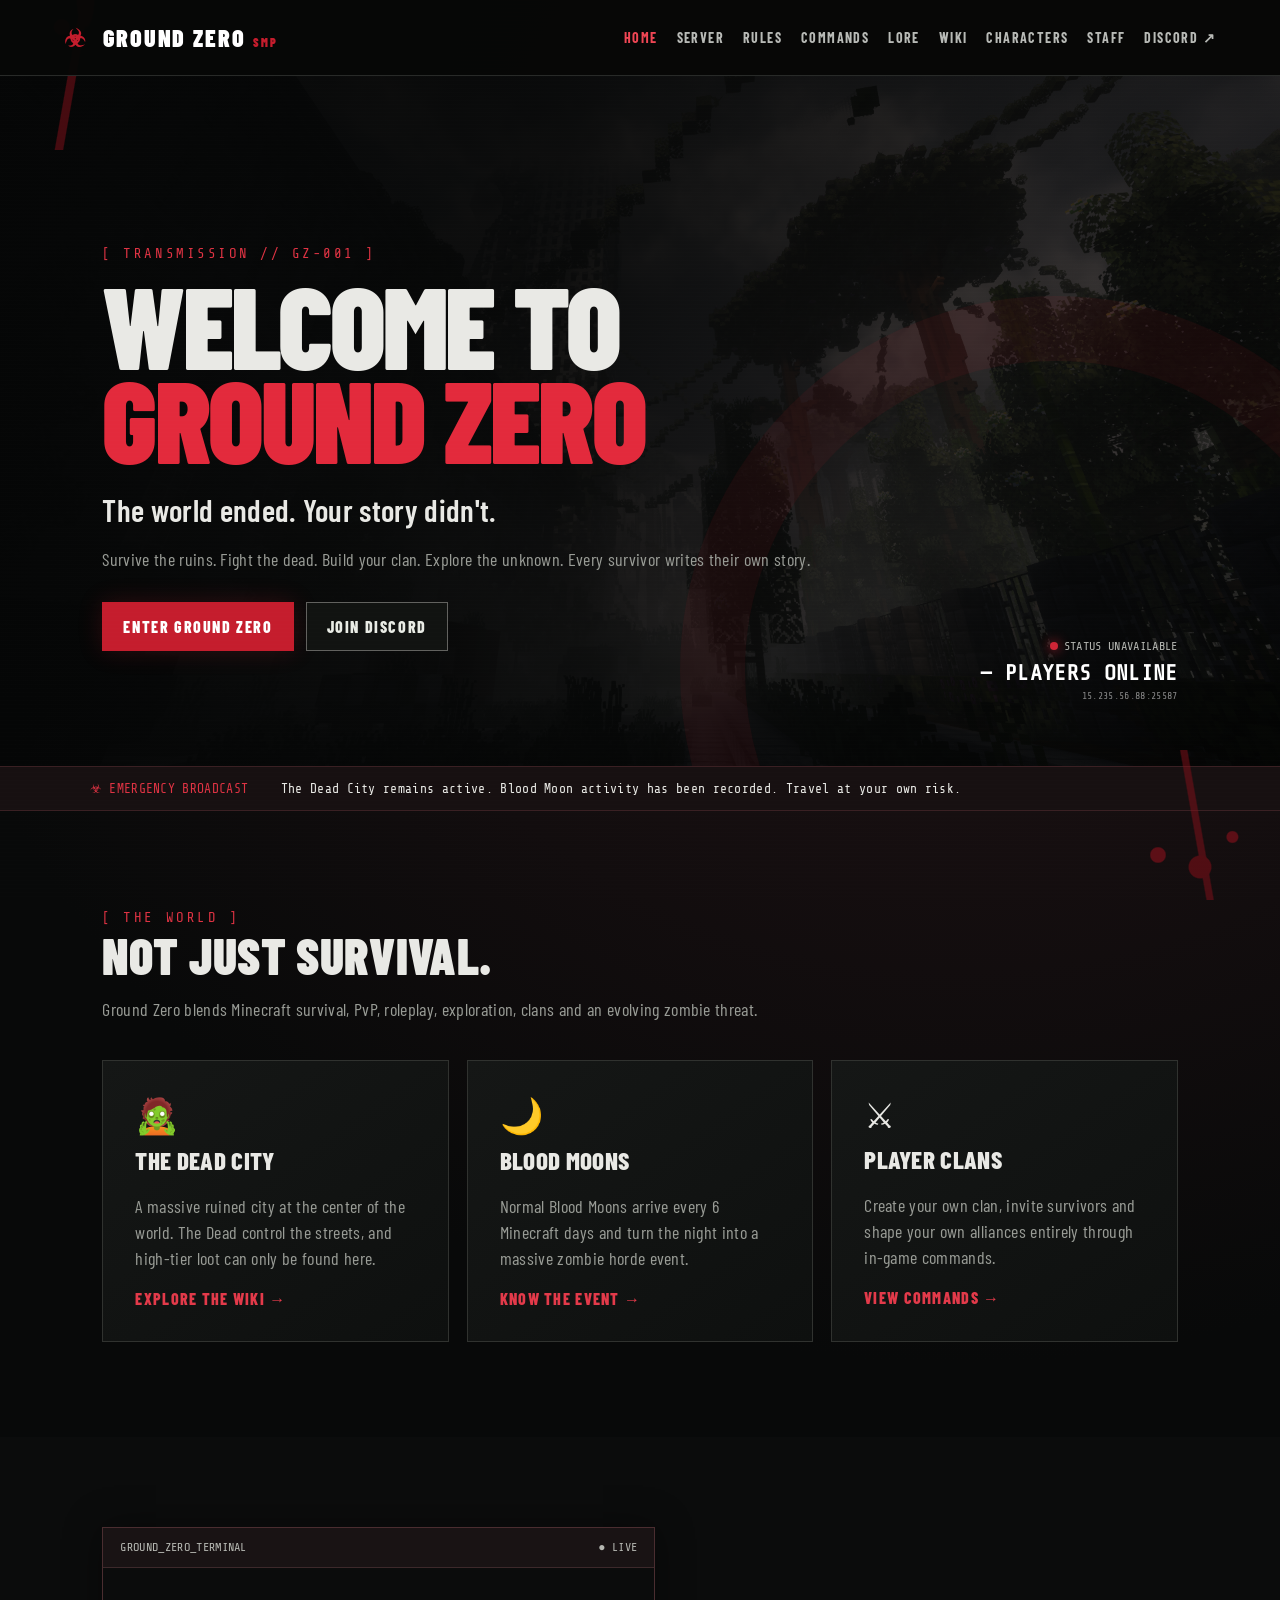
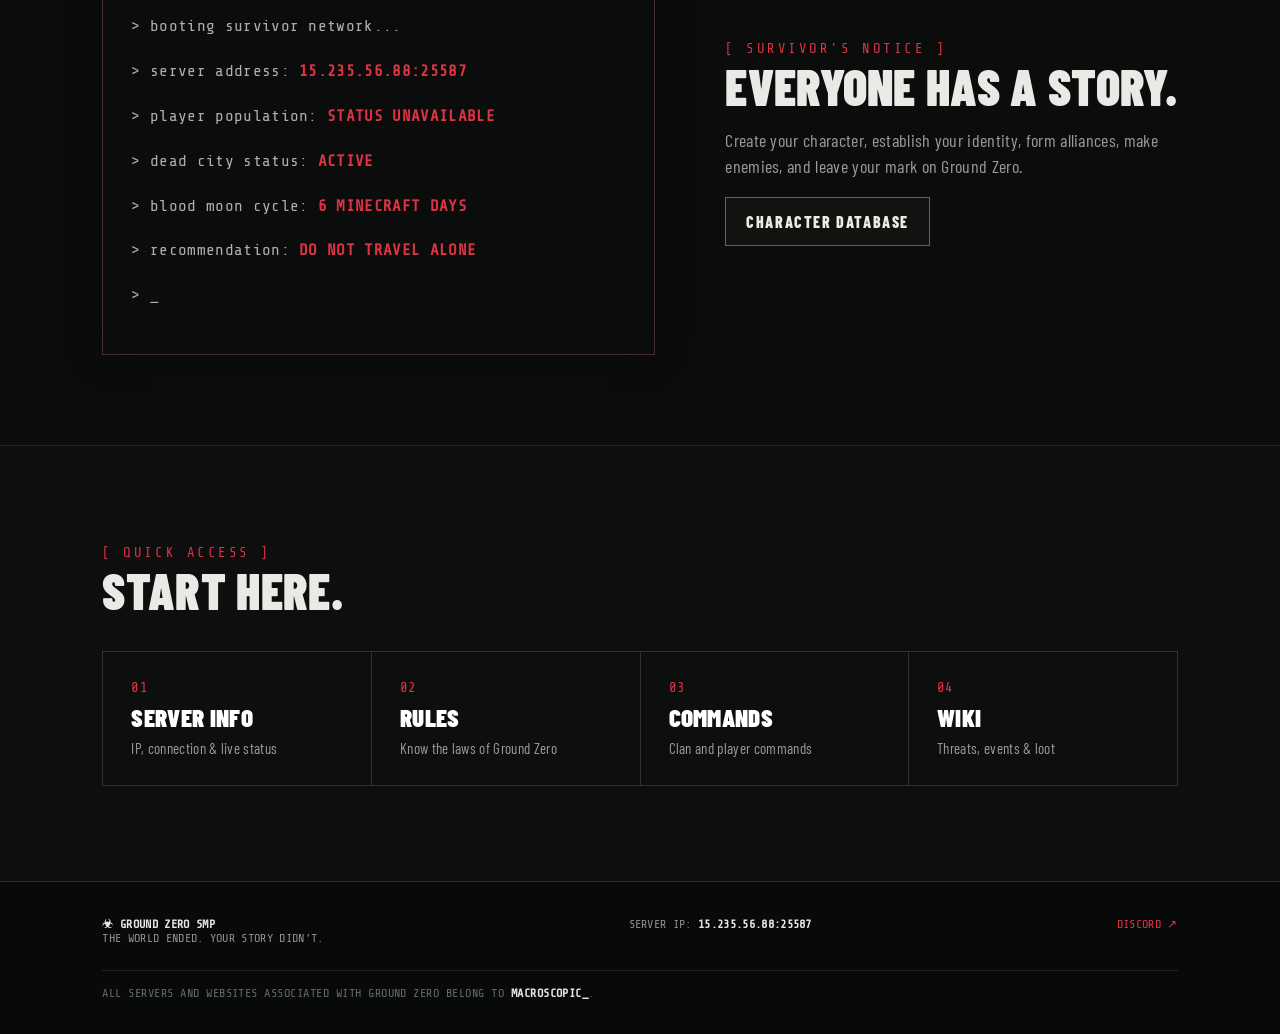
<file: index.html>
<!DOCTYPE html><html lang="en"><head><meta charset="UTF-8"><meta name="viewport" content="width=device-width, initial-scale=1.0"><title>HOME | Ground Zero SMP</title><meta name="description" content="Ground Zero SMP — post-apocalyptic Minecraft survival, PvP and roleplay."><link rel="stylesheet" href="style.css"></head><body><div class="scanlines"></div><div class="blood blood-a"></div><div class="blood blood-b"></div><header class="topbar"><a class="brand" href="index.html"><span class="hazard">☣</span> GROUND ZERO <small>SMP</small></a><button class="menu-toggle" aria-label="Open menu">☰</button><nav><a class="active" href="index.html">HOME</a><a href="server-info.html">SERVER</a><a href="rules.html">RULES</a><a href="commands.html">COMMANDS</a><a href="lore.html">LORE</a><a href="wiki.html">WIKI</a><a href="characters.html">CHARACTERS</a><a href="staff.html">STAFF</a><a href="https://discord.gg/jv65cNMQr5">DISCORD ↗</a></nav></header><main><section class="hero"><div class="hero-content"><div class="eyebrow">[ TRANSMISSION // GZ-001 ]</div><h1>WELCOME TO<br><span>GROUND ZERO</span></h1><p class="hero-text">The world ended. Your story didn't.</p><p class="muted">Survive the ruins. Fight the dead. Build your clan. Explore the unknown. Every survivor writes their own story.</p><div class="hero-actions"><a class="btn primary" href="server-info.html">ENTER GROUND ZERO</a><a class="btn" href="https://discord.gg/jv65cNMQr5" target="_blank" rel="noopener">JOIN DISCORD</a></div></div><div class="hero-status"><span class="status-dot"></span><span id="server-state">CHECKING SERVER...</span><strong><span id="player-count">—</span> PLAYERS ONLINE</strong><small>15.235.56.88:25587</small></div></section>
<section class="ticker"><span>☣ EMERGENCY BROADCAST</span> The Dead City remains active. Blood Moon activity has been recorded. Travel at your own risk.</section>
<section class="section"><div class="section-heading"><span class="eyebrow">[ THE WORLD ]</span><h2>NOT JUST SURVIVAL.</h2><p>Ground Zero blends Minecraft survival, PvP, roleplay, exploration, clans and an evolving zombie threat.</p></div><div class="cards three"><article class="card"><div class="icon">🧟</div><h3>THE DEAD CITY</h3><p>A massive ruined city at the center of the world. The Dead control the streets, and high-tier loot can only be found here.</p><a href="wiki.html">EXPLORE THE WIKI →</a></article><article class="card"><div class="icon">🌙</div><h3>BLOOD MOONS</h3><p>Normal Blood Moons arrive every 6 Minecraft days and turn the night into a massive zombie horde event.</p><a href="wiki.html#blood-moons">KNOW THE EVENT →</a></article><article class="card"><div class="icon">⚔</div><h3>PLAYER CLANS</h3><p>Create your own clan, invite survivors and shape your own alliances entirely through in-game commands.</p><a href="commands.html#clans">VIEW COMMANDS →</a></article></div></section>
<section class="terminal-section"><div class="terminal"><div class="terminal-head"><span>GROUND_ZERO_TERMINAL</span><span>● LIVE</span></div><div class="terminal-body"><p>&gt; booting survivor network...</p><p>&gt; server address: <b>15.235.56.88:25587</b></p><p>&gt; player population: <b id="terminal-players">CHECKING</b></p><p>&gt; dead city status: <b>ACTIVE</b></p><p>&gt; blood moon cycle: <b>6 MINECRAFT DAYS</b></p><p>&gt; recommendation: <b>DO NOT TRAVEL ALONE</b></p><p class="cursor">&gt; <span>_</span></p></div></div><div class="callout"><span class="eyebrow">[ SURVIVOR'S NOTICE ]</span><h2>EVERYONE HAS A STORY.</h2><p>Create your character, establish your identity, form alliances, make enemies, and leave your mark on Ground Zero.</p><a class="btn" href="characters.html">CHARACTER DATABASE</a></div></section>
<section class="section dark"><div class="section-heading"><span class="eyebrow">[ QUICK ACCESS ]</span><h2>START HERE.</h2></div><div class="quick-grid"><a href="server-info.html"><b>01</b><span>SERVER INFO</span><small>IP, connection & live status</small></a><a href="rules.html"><b>02</b><span>RULES</span><small>Know the laws of Ground Zero</small></a><a href="commands.html"><b>03</b><span>COMMANDS</span><small>Clan and player commands</small></a><a href="wiki.html"><b>04</b><span>WIKI</span><small>Threats, events & loot</small></a></div></section></main><footer><div><b>☣ GROUND ZERO SMP</b><br><span>THE WORLD ENDED. YOUR STORY DIDN'T.</span></div><div>SERVER IP: <b>15.235.56.88:25587</b></div><div><a href="https://discord.gg/jv65cNMQr5" target="_blank" rel="noopener">DISCORD ↗</a></div><div class="footer-owner">ALL SERVERS AND WEBSITES ASSOCIATED WITH GROUND ZERO BELONG TO <b>MACROSCOPIC_</b>.</div></footer><script src="script.js"></script></body></html>
</file>
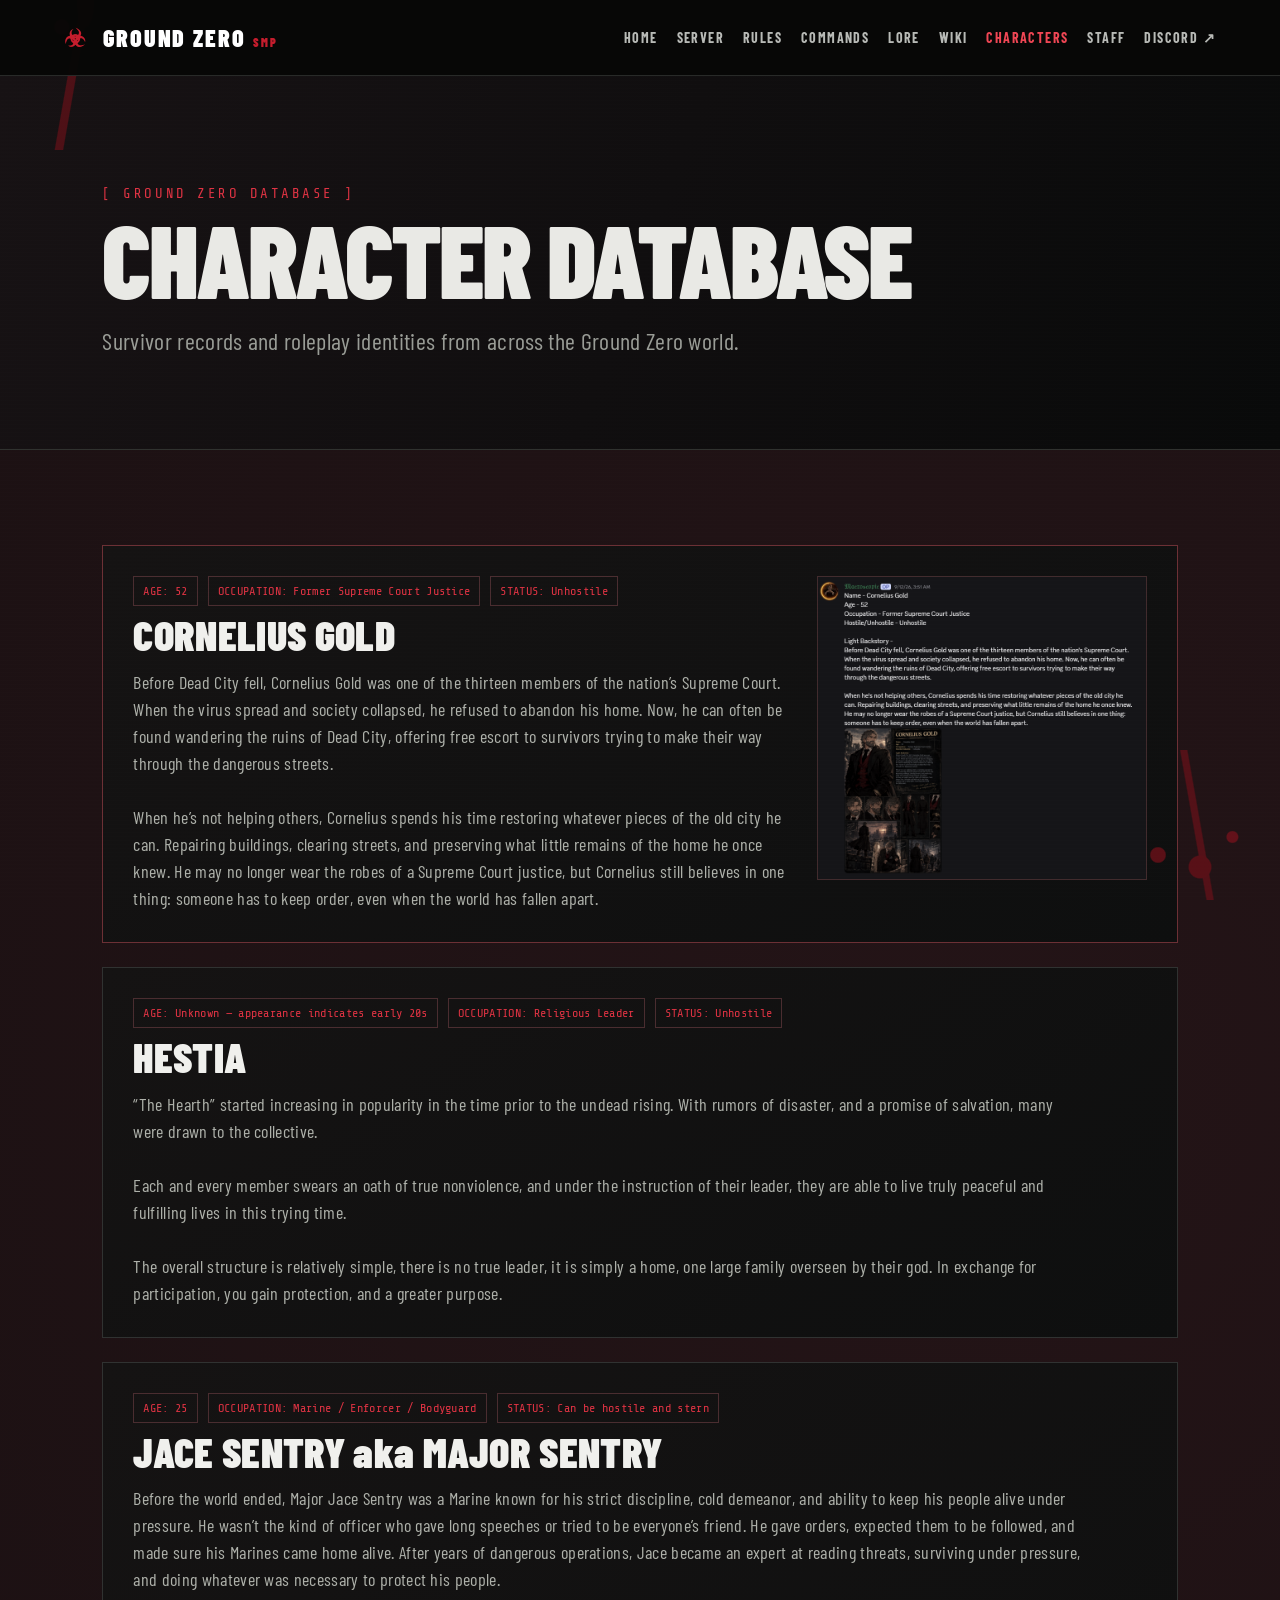
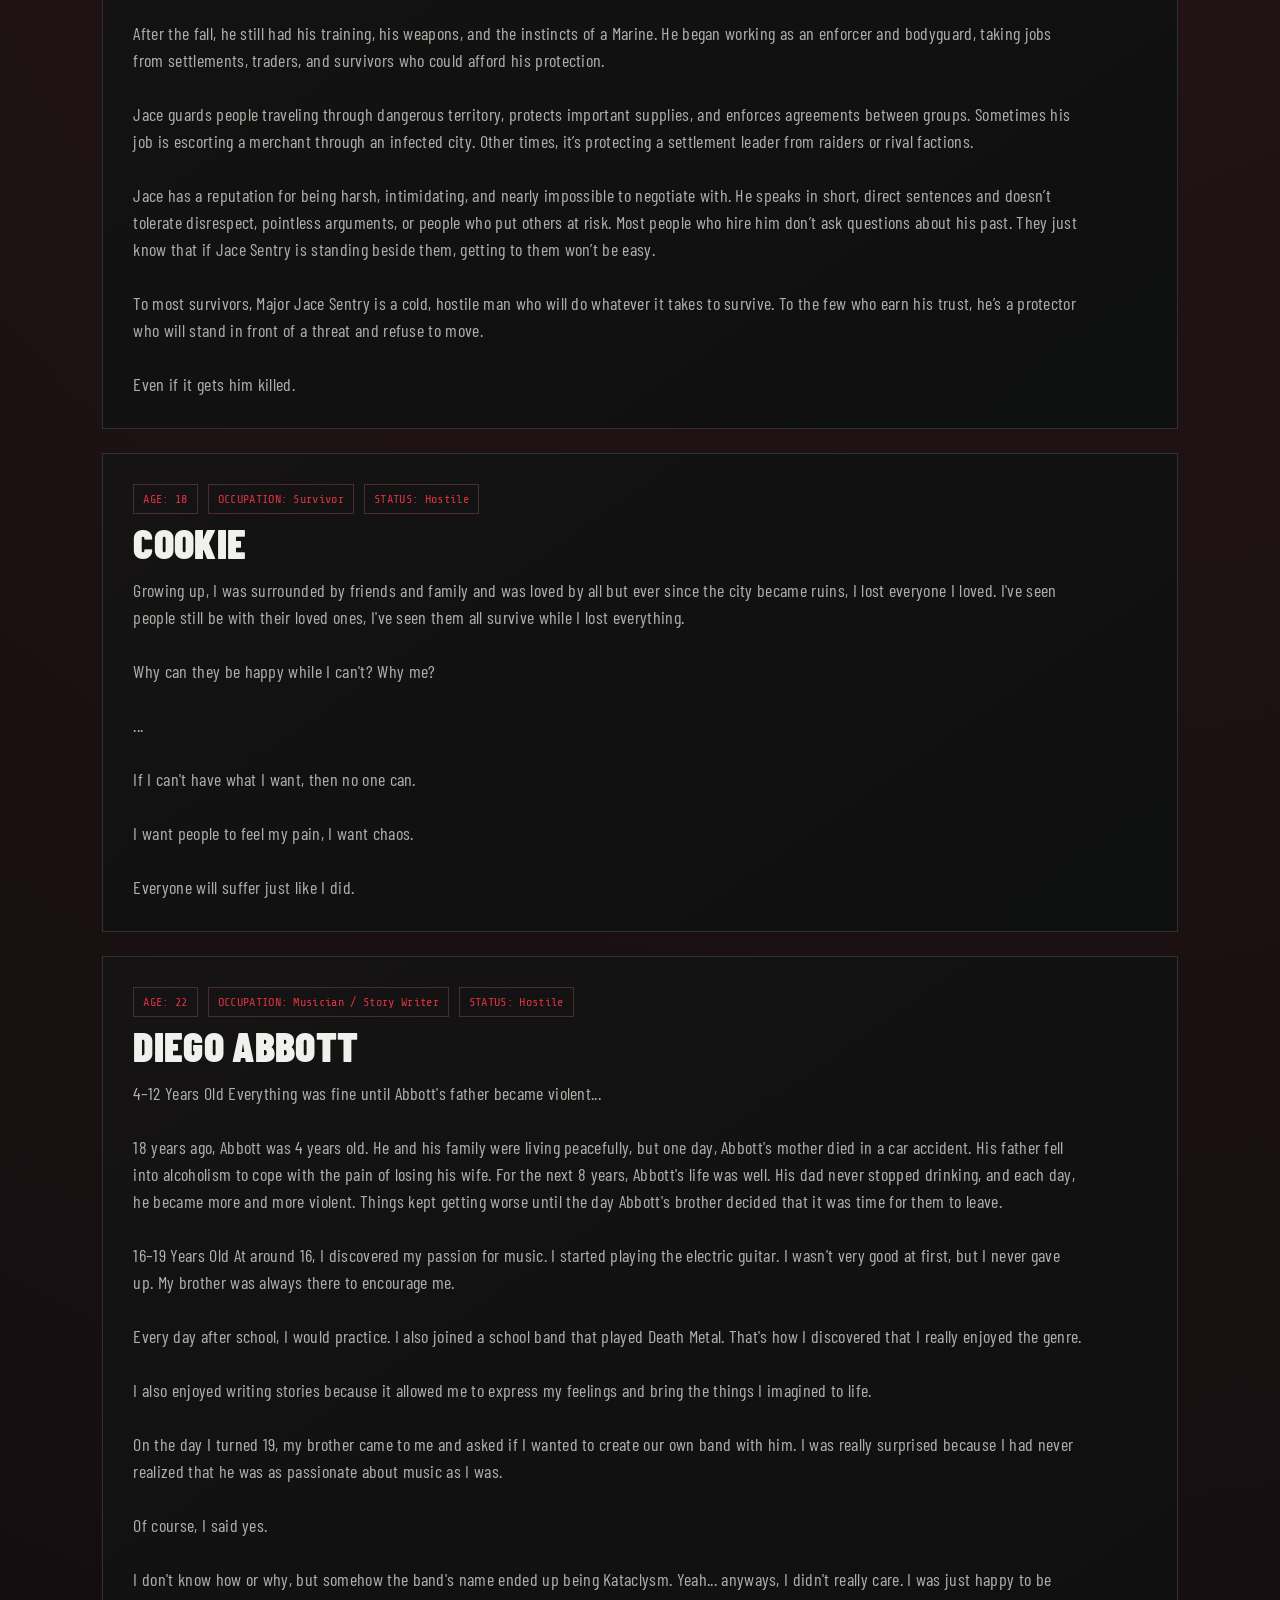
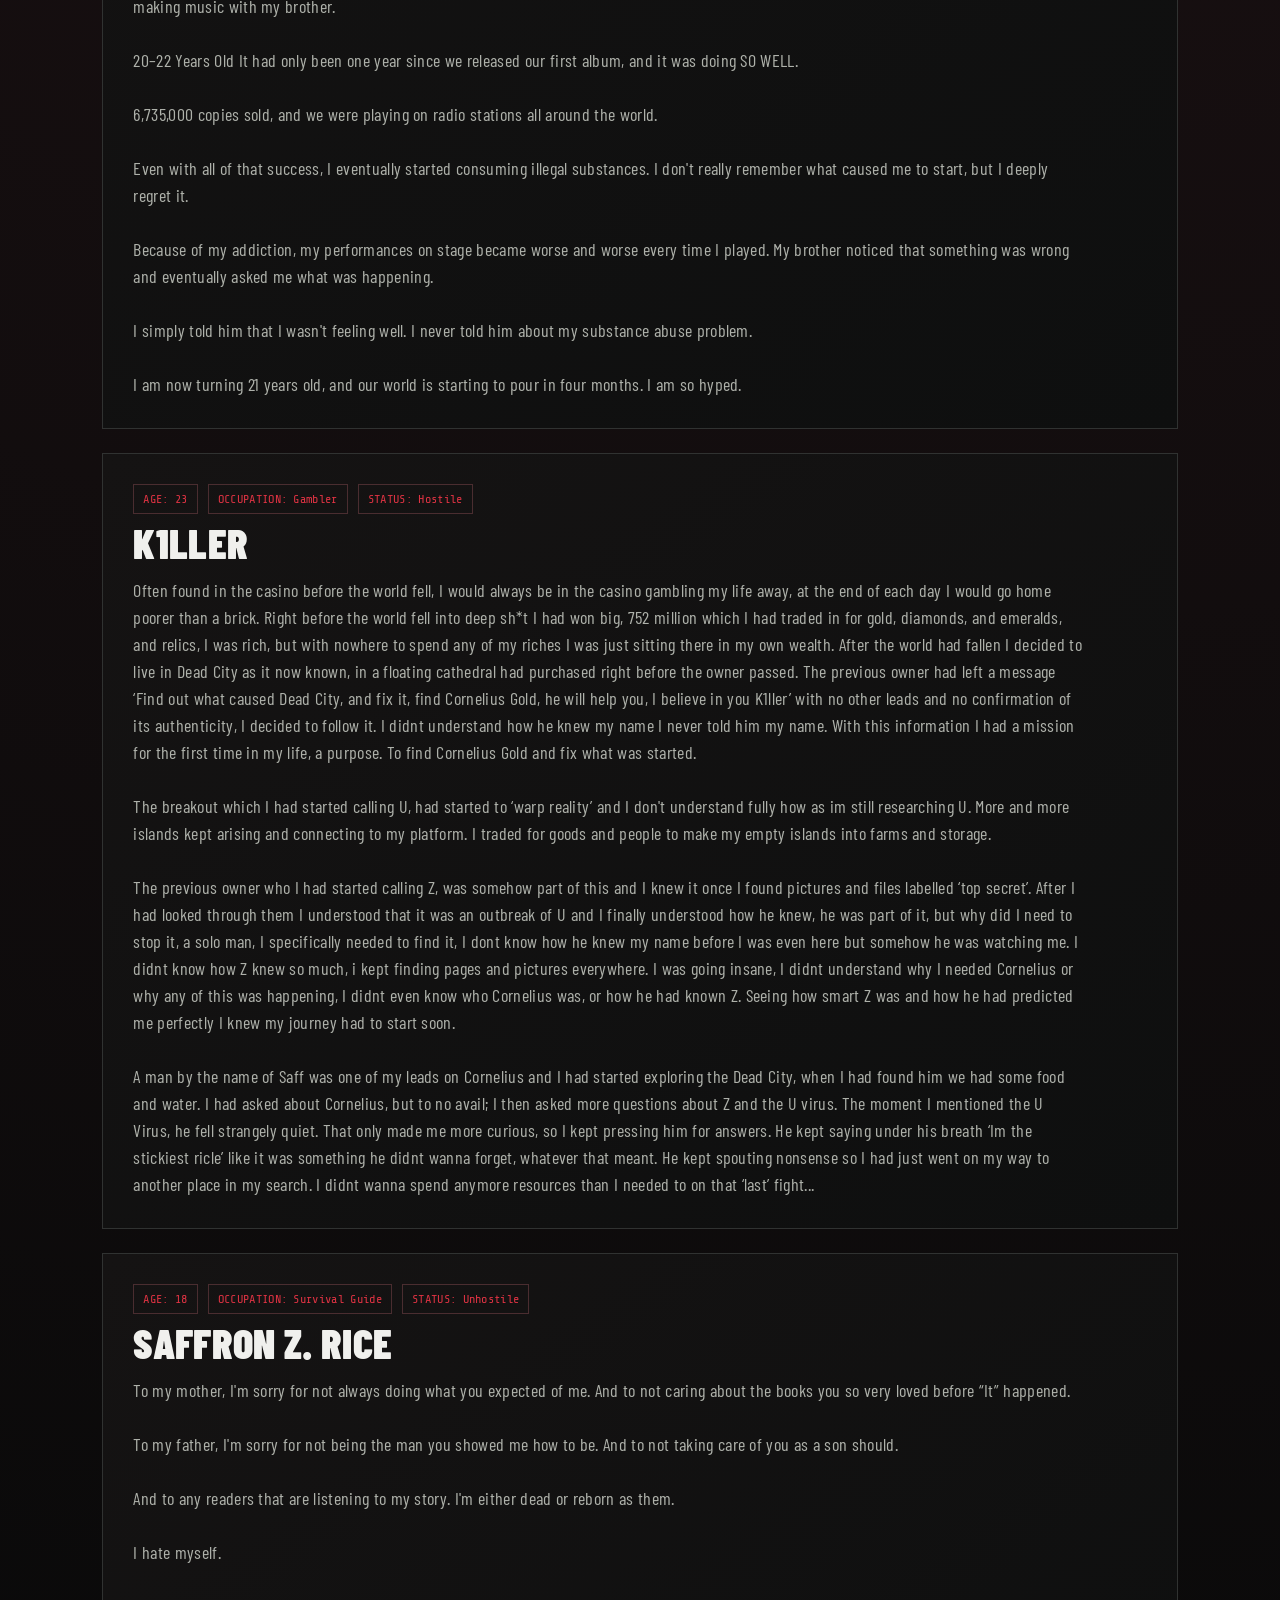
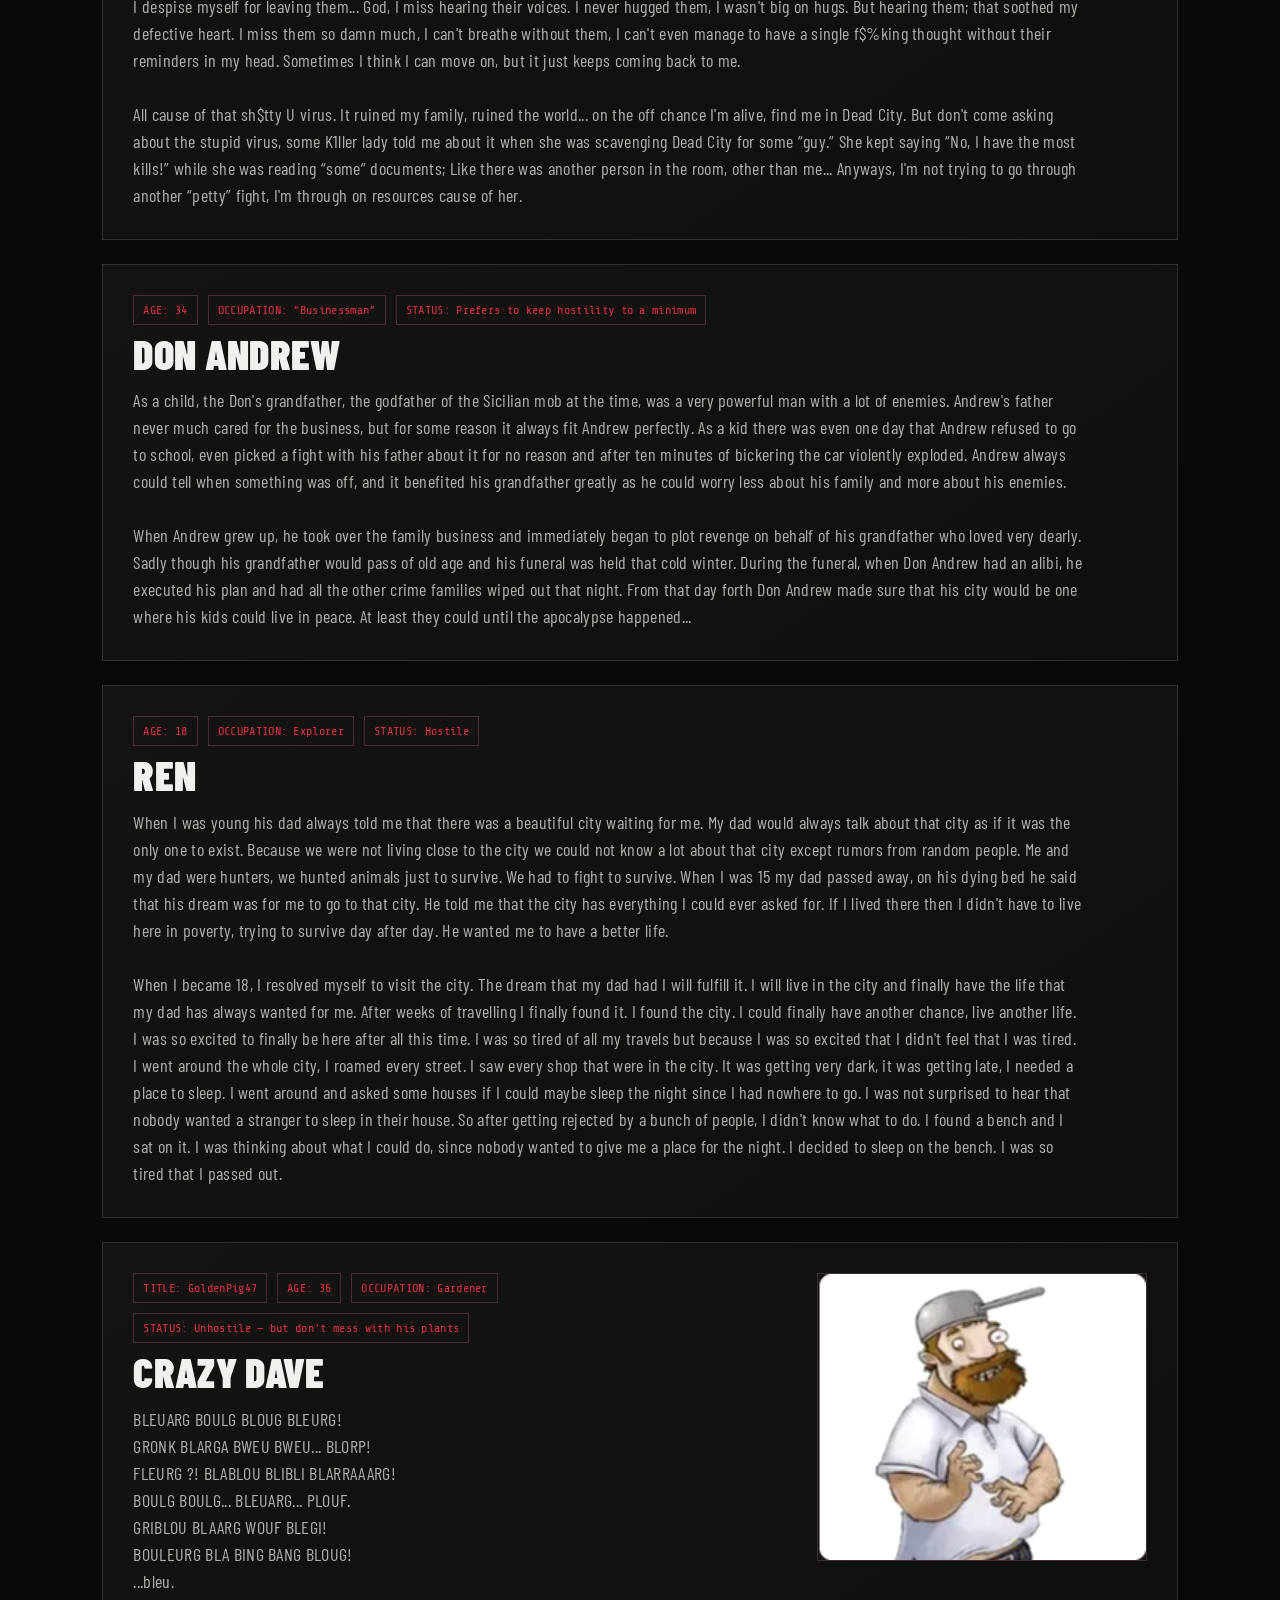
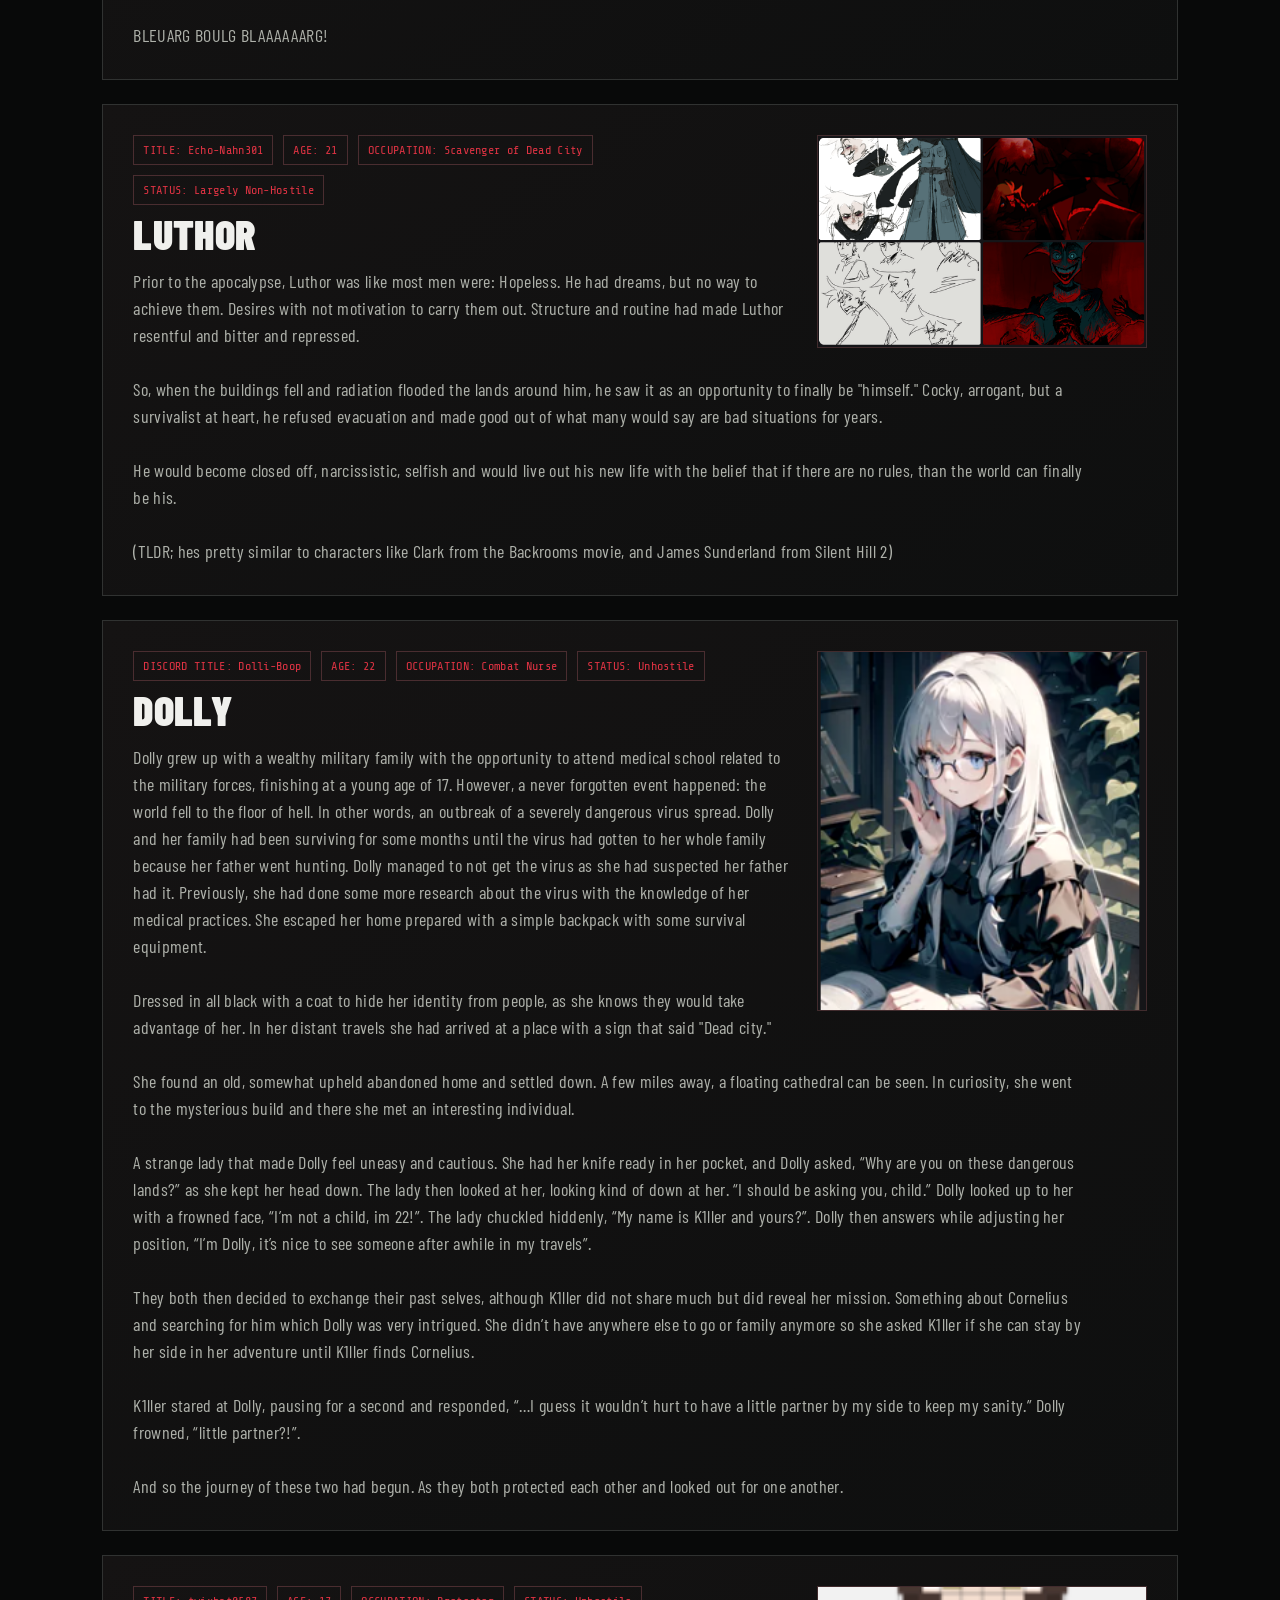
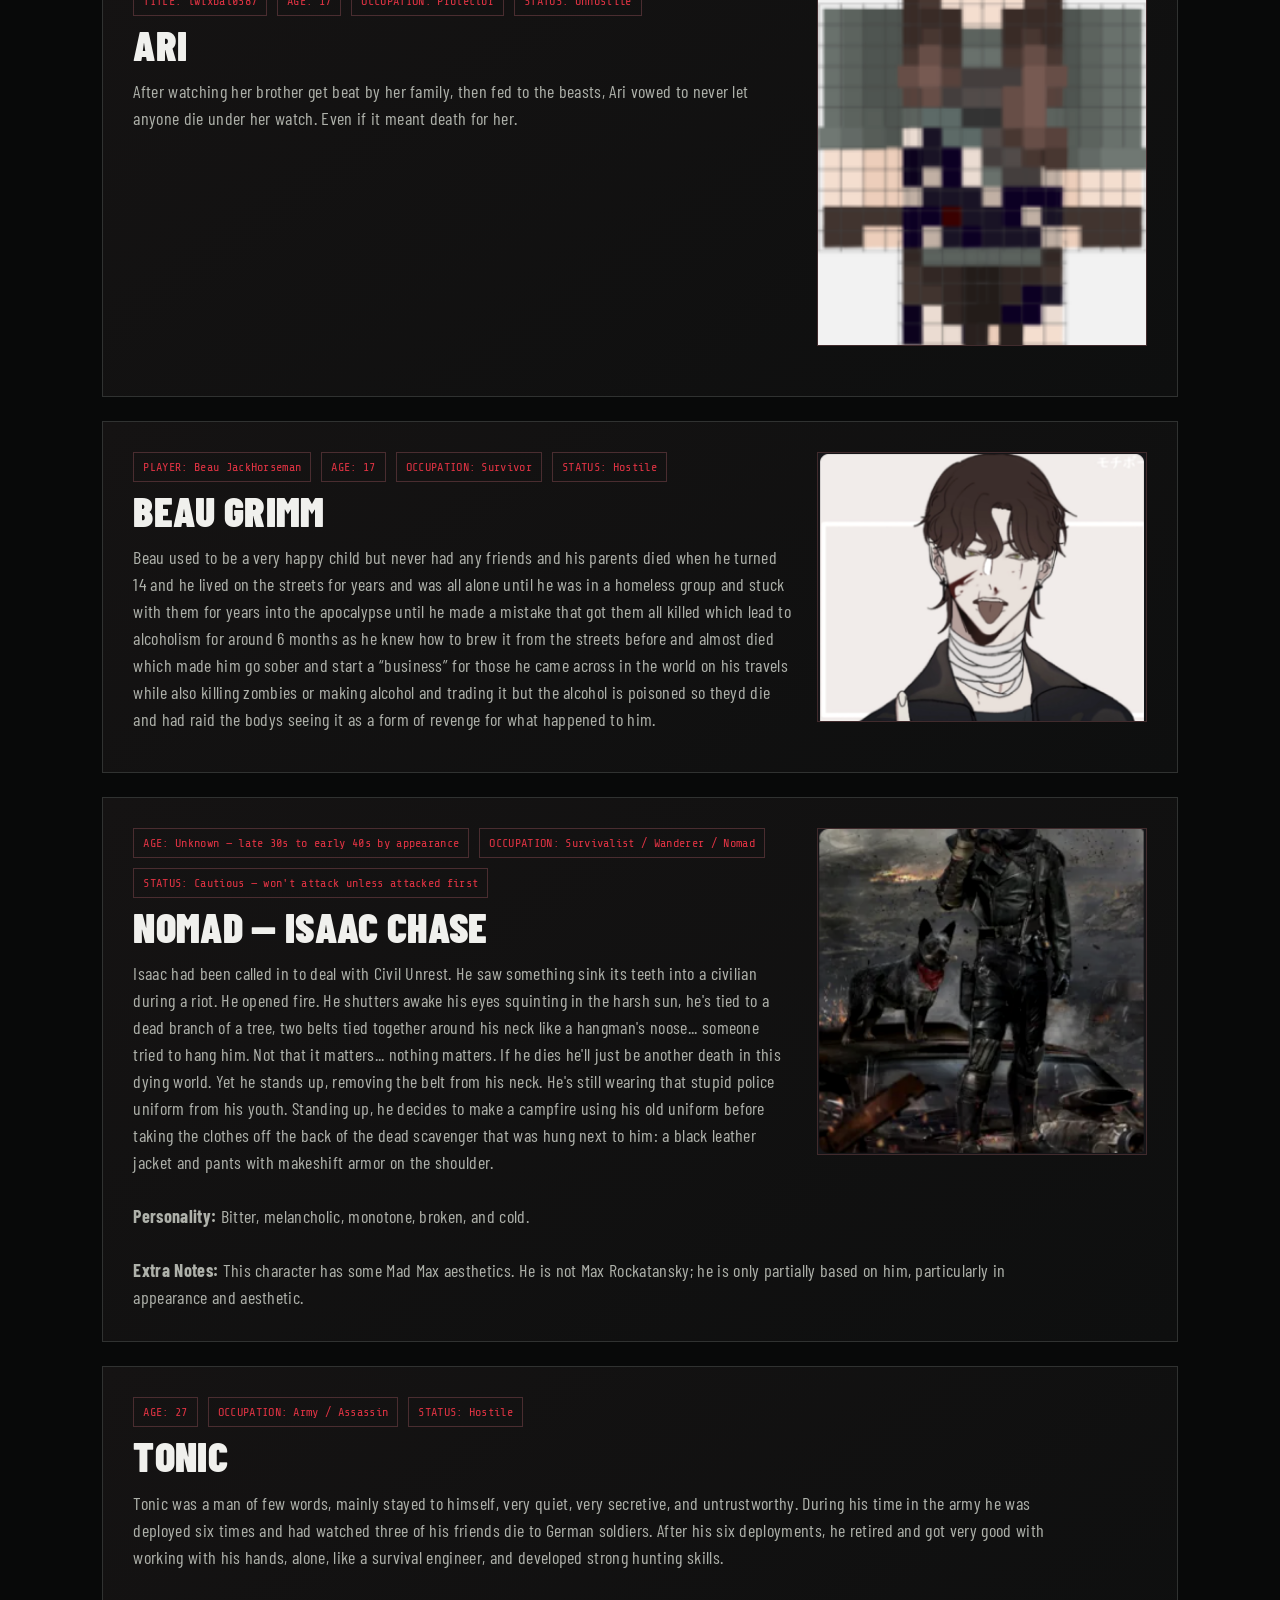
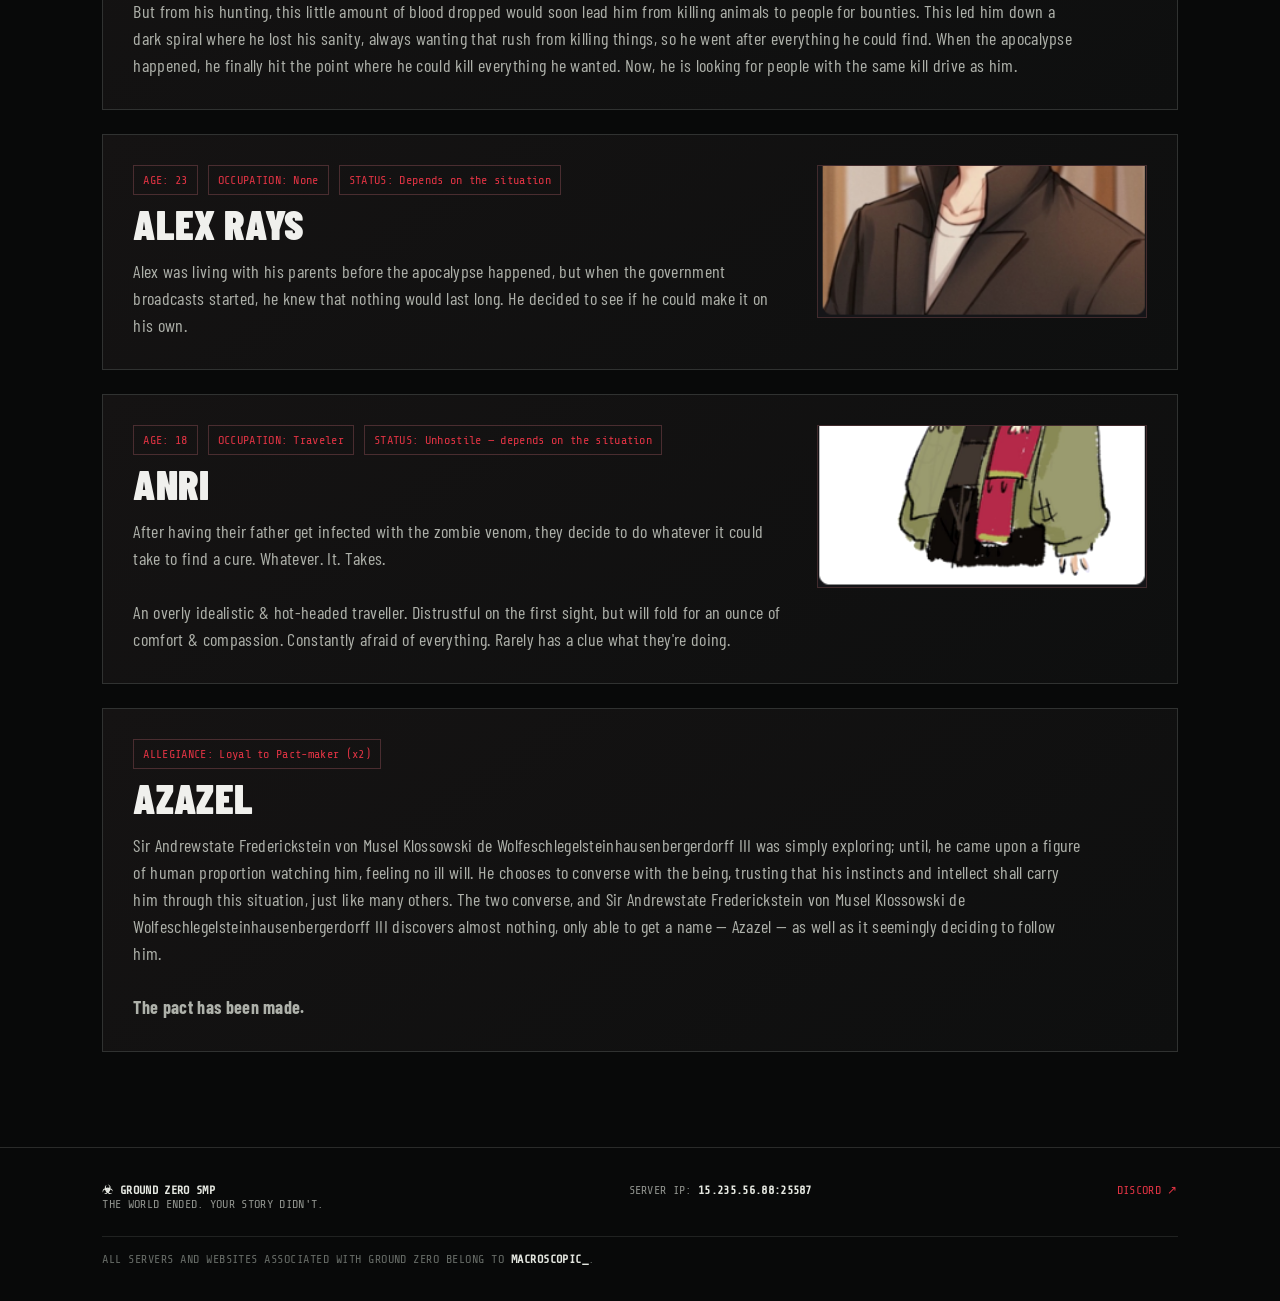
<file: characters.html>
<!DOCTYPE html><html lang="en"><head><meta charset="UTF-8"><meta name="viewport" content="width=device-width, initial-scale=1.0"><title>CHARACTER DATABASE | Ground Zero SMP</title><meta name="description" content="Ground Zero SMP — post-apocalyptic Minecraft survival, PvP and roleplay."><link rel="stylesheet" href="style.css"></head><body><div class="scanlines"></div><div class="blood blood-a"></div><div class="blood blood-b"></div><header class="topbar"><a class="brand" href="index.html"><span class="hazard">☣</span> GROUND ZERO <small>SMP</small></a><button class="menu-toggle" aria-label="Open menu">☰</button><nav><a href="index.html">HOME</a><a href="server-info.html">SERVER</a><a href="rules.html">RULES</a><a href="commands.html">COMMANDS</a><a href="lore.html">LORE</a><a href="wiki.html">WIKI</a><a class="active" href="characters.html">CHARACTERS</a><a href="staff.html">STAFF</a><a href="https://discord.gg/jv65cNMQr5">DISCORD ↗</a></nav></header><main><section class="page-hero"><div class="eyebrow">[ GROUND ZERO DATABASE ]</div><h1>CHARACTER DATABASE</h1><p>Survivor records and roleplay identities from across the Ground Zero world.</p></section><section class="section character-list"><article class="character-card"><img class="char-art" src="assets/cornelius-gold.png" alt="Cornelius Gold character artwork"><div class="character-meta"><span>AGE: 52</span><span>OCCUPATION: Former Supreme Court Justice</span><span>STATUS: Unhostile</span></div><h2>CORNELIUS GOLD</h2><div class="character-story">Before Dead City fell, Cornelius Gold was one of the thirteen members of the nation’s Supreme Court. When the virus spread and society collapsed, he refused to abandon his home. Now, he can often be found wandering the ruins of Dead City, offering free escort to survivors trying to make their way through the dangerous streets.<br><br>When he’s not helping others, Cornelius spends his time restoring whatever pieces of the old city he can. Repairing buildings, clearing streets, and preserving what little remains of the home he once knew. He may no longer wear the robes of a Supreme Court justice, but Cornelius still believes in one thing: someone has to keep order, even when the world has fallen apart.</div></article><article class="character-card"><div class="character-meta"><span>AGE: Unknown — appearance indicates early 20s</span><span>OCCUPATION: Religious Leader</span><span>STATUS: Unhostile</span></div><h2>HESTIA</h2><div class="character-story">“The Hearth” started increasing in popularity in the time prior to the undead rising. With rumors of disaster, and a promise of salvation, many were drawn to the collective.<br><br>Each and every member swears an oath of true nonviolence, and under the instruction of their leader, they are able to live truly peaceful and fulfilling lives in this trying time.<br><br>The overall structure is relatively simple, there is no true leader, it is simply a home, one large family overseen by their god. In exchange for participation, you gain protection, and a greater purpose.</div></article><article class="character-card"><div class="character-meta"><span>AGE: 25</span><span>OCCUPATION: Marine / Enforcer / Bodyguard</span><span>STATUS: Can be hostile and stern</span></div><h2>JACE SENTRY aka MAJOR SENTRY</h2><div class="character-story">Before the world ended, Major Jace Sentry was a Marine known for his strict discipline, cold demeanor, and ability to keep his people alive under pressure. He wasn’t the kind of officer who gave long speeches or tried to be everyone’s friend. He gave orders, expected them to be followed, and made sure his Marines came home alive. After years of dangerous operations, Jace became an expert at reading threats, surviving under pressure, and doing whatever was necessary to protect his people.<br><br>After the fall, he still had his training, his weapons, and the instincts of a Marine. He began working as an enforcer and bodyguard, taking jobs from settlements, traders, and survivors who could afford his protection.<br><br>Jace guards people traveling through dangerous territory, protects important supplies, and enforces agreements between groups. Sometimes his job is escorting a merchant through an infected city. Other times, it’s protecting a settlement leader from raiders or rival factions.<br><br>Jace has a reputation for being harsh, intimidating, and nearly impossible to negotiate with. He speaks in short, direct sentences and doesn’t tolerate disrespect, pointless arguments, or people who put others at risk. Most people who hire him don’t ask questions about his past. They just know that if Jace Sentry is standing beside them, getting to them won’t be easy.<br><br>To most survivors, Major Jace Sentry is a cold, hostile man who will do whatever it takes to survive. To the few who earn his trust, he’s a protector who will stand in front of a threat and refuse to move.<br><br>Even if it gets him killed.</div></article><article class="character-card"><div class="character-meta"><span>AGE: 18</span><span>OCCUPATION: Survivor</span><span>STATUS: Hostile</span></div><h2>COOKIE</h2><div class="character-story">Growing up, I was surrounded by friends and family and was loved by all but ever since the city became ruins, I lost everyone I loved. I&#x27;ve seen people still be with their loved ones, I&#x27;ve seen them all survive while I lost everything.<br><br>Why can they be happy while I can&#x27;t? Why me?<br><br>...<br><br>If I can&#x27;t have what I want, then no one can.<br><br>I want people to feel my pain, I want chaos.<br><br>Everyone will suffer just like I did.</div></article><article class="character-card"><div class="character-meta"><span>AGE: 22</span><span>OCCUPATION: Musician / Story Writer</span><span>STATUS: Hostile</span></div><h2>DIEGO ABBOTT</h2><div class="character-story">4–12 Years Old
Everything was fine until Abbott&#x27;s father became violent...<br><br>18 years ago, Abbott was 4 years old. He and his family were living peacefully, but one day, Abbott&#x27;s mother died in a car accident. His father fell into alcoholism to cope with the pain of losing his wife. For the next 8 years, Abbott&#x27;s life was well. His dad never stopped drinking, and each day, he became more and more violent. Things kept getting worse until the day Abbott&#x27;s brother decided that it was time for them to leave.<br><br>16–19 Years Old
At around 16, I discovered my passion for music. I started playing the electric guitar. I wasn&#x27;t very good at first, but I never gave up. My brother was always there to encourage me.<br><br>Every day after school, I would practice. I also joined a school band that played Death Metal. That&#x27;s how I discovered that I really enjoyed the genre.<br><br>I also enjoyed writing stories because it allowed me to express my feelings and bring the things I imagined to life.<br><br>On the day I turned 19, my brother came to me and asked if I wanted to create our own band with him. I was really surprised because I had never realized that he was as passionate about music as I was.<br><br>Of course, I said yes.<br><br>I don&#x27;t know how or why, but somehow the band&#x27;s name ended up being Kataclysm. Yeah... anyways, I didn&#x27;t really care. I was just happy to be making music with my brother.<br><br>20–22 Years Old
It had only been one year since we released our first album, and it was doing SO WELL.<br><br>6,735,000 copies sold, and we were playing on radio stations all around the world.<br><br>Even with all of that success, I eventually started consuming illegal substances. I don&#x27;t really remember what caused me to start, but I deeply regret it.<br><br>Because of my addiction, my performances on stage became worse and worse every time I played. My brother noticed that something was wrong and eventually asked me what was happening.<br><br>I simply told him that I wasn&#x27;t feeling well. I never told him about my substance abuse problem.<br><br>I am now turning 21 years old, and our world is starting to pour in four months. I am so hyped.</div></article><article class="character-card"><div class="character-meta"><span>AGE: 23</span><span>OCCUPATION: Gambler</span><span>STATUS: Hostile</span></div><h2>K1LLER</h2><div class="character-story">Often found in the casino before the world fell, I would always be in the casino gambling my life away, at the end of each day I would go home poorer than a brick. Right before the world fell into deep sh*t I had won big, 752 million which I had traded in for gold, diamonds, and emeralds, and relics, I was rich, but with nowhere to spend any of my riches I was just sitting there in my own wealth. After the world had fallen I decided to live in Dead City as it now known, in a floating cathedral had purchased right before the owner passed. The previous owner had left a message ‘Find out what caused Dead City, and fix it, find Cornelius Gold, he will help you, I believe in you K1ller’ with no other leads and no confirmation of its authenticity, I decided to follow it. I didnt understand how he knew my name I never told him my name. With this information I had a mission for the first time in my life, a purpose. To find Cornelius Gold and fix what was started.<br><br>The breakout which I had started calling U, had started to ‘warp reality’ and I don&#x27;t understand fully how as im still researching U. More and more islands kept arising and connecting to my platform. I traded for goods and people to make my empty islands into farms and storage.<br><br>The previous owner who I had started calling Z, was somehow part of this and I knew it once I found pictures and files labelled ‘top secret’. After I had looked through them I understood that it was an outbreak of U and I finally understood how he knew, he was part of it, but why did I need to stop it, a solo man, I specifically needed to find it, I dont know how he knew my name before I was even here but somehow he was watching me. I didnt know how Z knew so much, i kept finding pages and pictures everywhere. I was going insane, I didnt understand why I needed Cornelius or why any of this was happening, I didnt even know who Cornelius was, or how he had known Z. Seeing how smart Z was and how he had predicted me perfectly I knew my journey had to start soon.<br><br>A man by the name of Saff was one of my leads on Cornelius and I had started exploring the Dead City, when I had found him we had some food and water. I had asked about Cornelius, but to no avail; I then asked more questions about Z and the U virus. The moment I mentioned the U Virus, he fell strangely quiet. That only made me more curious, so I kept pressing him for answers. He kept saying under his breath ‘Im the stickiest ricle’ like it was something he didnt wanna forget, whatever that meant. He kept spouting nonsense so I had just went on my way to another place in my search. I didnt wanna spend anymore resources than I needed to on that ‘last’ fight...</div></article><article class="character-card"><div class="character-meta"><span>AGE: 18</span><span>OCCUPATION: Survival Guide</span><span>STATUS: Unhostile</span></div><h2>SAFFRON Z. RICE</h2><div class="character-story">To my mother, I&#x27;m sorry for not always doing what you expected of me. And to not caring about the books you so very loved before “It” happened.<br><br>To my father, I&#x27;m sorry for not being the man you showed me how to be. And to not taking care of you as a son should.<br><br>And to any readers that are listening to my story. I&#x27;m either dead or reborn as them.<br><br>I hate myself.<br><br>I despise myself for leaving them... God, I miss hearing their voices. I never hugged them, I wasn&#x27;t big on hugs. But hearing them; that soothed my defective heart. I miss them so damn much, I can&#x27;t breathe without them, I can&#x27;t even manage to have a single f$%king thought without their reminders in my head. Sometimes I think I can move on, but it just keeps coming back to me.<br><br>All cause of that sh$tty U virus. It ruined my family, ruined the world... on the off chance I&#x27;m alive, find me in Dead City. But don&#x27;t come asking about the stupid virus, some K1ller lady told me about it when she was scavenging Dead City for some “guy.” She kept saying “No, I have the most kills!” while she was reading “some” documents; Like there was another person in the room, other than me... Anyways, I&#x27;m not trying to go through another “petty” fight, I&#x27;m through on resources cause of her.</div></article><article class="character-card"><div class="character-meta"><span>AGE: 34</span><span>OCCUPATION: “Businessman”</span><span>STATUS: Prefers to keep hostility to a minimum</span></div><h2>DON ANDREW</h2><div class="character-story">As a child, the Don&#x27;s grandfather, the godfather of the Sicilian mob at the time, was a very powerful man with a lot of enemies. Andrew&#x27;s father never much cared for the business, but for some reason it always fit Andrew perfectly. As a kid there was even one day that Andrew refused to go to school, even picked a fight with his father about it for no reason and after ten minutes of bickering the car violently exploded. Andrew always could tell when something was off, and it benefited his grandfather greatly as he could worry less about his family and more about his enemies.<br><br>When Andrew grew up, he took over the family business and immediately began to plot revenge on behalf of his grandfather who loved very dearly. Sadly though his grandfather would pass of old age and his funeral was held that cold winter. During the funeral, when Don Andrew had an alibi, he executed his plan and had all the other crime families wiped out that night. From that day forth Don Andrew made sure that his city would be one where his kids could live in peace. At least they could until the apocalypse happened...</div></article><article class="character-card"><div class="character-meta"><span>AGE: 18</span><span>OCCUPATION: Explorer</span><span>STATUS: Hostile</span></div><h2>REN</h2><div class="character-story">When I was young his dad always told me that there was a beautiful city waiting for me. My dad would always talk about that city as if it was the only one to exist. Because we were not living close to the city we could not know a lot about that city except rumors from random people. Me and my dad were hunters, we hunted animals just to survive. We had to fight to survive. When I was 15 my dad passed away, on his dying bed he said that his dream was for me to go to that city. He told me that the city has everything I could ever asked for. If I lived there then I didn&#x27;t have to live here in poverty, trying to survive day after day. He wanted me to have a better life.<br><br>When I became 18, I resolved myself to visit the city. The dream that my dad had I will fulfill it. I will live in the city and finally have the life that my dad has always wanted for me. After weeks of travelling I finally found it. I found the city. I could finally have another chance, live another life. I was so excited to finally be here after all this time. I was so tired of all my travels but because I was so excited that I didn&#x27;t feel that I was tired. I went around the whole city, I roamed every street. I saw every shop that were in the city. It was getting very dark, it was getting late, I needed a place to sleep. I went around and asked some houses if I could maybe sleep the night since I had nowhere to go. I was not surprised to hear that nobody wanted a stranger to sleep in their house. So after getting rejected by a bunch of people, I didn&#x27;t know what to do. I found a bench and I sat on it. I was thinking about what I could do, since nobody wanted to give me a place for the night. I decided to sleep on the bench. I was so tired that I passed out.</div></article><article class="character-card"><img class="char-art" src="assets/crazy-dave.png" alt="Crazy Dave character artwork"><div class="character-meta"><span>TITLE: GoldenPig47</span><span>AGE: 36</span><span>OCCUPATION: Gardener</span><span>STATUS: Unhostile — but don't mess with his plants</span></div><h2>CRAZY DAVE</h2><div class="character-story">BLEUARG BOULG BLOUG BLEURG!<br>GRONK BLARGA BWEU BWEU... BLORP!<br>FLEURG ?! BLABLOU BLIBLI BLARRAAARG!<br>BOULG BOULG... BLEUARG... PLOUF.<br>GRIBLOU BLAARG WOUF BLEGI!<br>BOULEURG BLA BING BANG BLOUG!<br>...bleu.<br><br>BLEUARG BOULG BLAAAAAARG!</div></article><article class="character-card"><img class="char-art" src="assets/luthor.png" alt="Luthor character artwork"><div class="character-meta"><span>TITLE: Echo-Nahn301</span><span>AGE: 21</span><span>OCCUPATION: Scavenger of Dead City</span><span>STATUS: Largely Non-Hostile</span></div><h2>LUTHOR</h2><div class="character-story">Prior to the apocalypse, Luthor was like most men were: Hopeless. He had dreams, but no way to achieve them. Desires with not motivation to carry them out. Structure and routine had made Luthor resentful and bitter and repressed.<br><br>So, when the buildings fell and radiation flooded the lands around him, he saw it as an opportunity to finally be "himself." Cocky, arrogant, but a survivalist at heart, he refused evacuation and made good out of what many would say are bad situations for years.<br><br>He would become closed off, narcissistic, selfish and would live out his new life with the belief that if there are no rules, than the world can finally be his.<br><br>(TLDR; hes pretty similar to characters like Clark from the Backrooms movie, and James Sunderland from Silent Hill 2)</div></article><article class="character-card"><img class="char-art" src="assets/dolly.png" alt="Dolly character artwork"><div class="character-meta"><span>DISCORD TITLE: Dolli-Boop</span><span>AGE: 22</span><span>OCCUPATION: Combat Nurse</span><span>STATUS: Unhostile</span></div><h2>DOLLY</h2><div class="character-story">Dolly grew up with a wealthy military family with the opportunity to attend medical school related to the military forces, finishing at a young age of 17. However, a never forgotten event happened: the world fell to the floor of hell. In other words, an outbreak of a severely dangerous virus spread. Dolly and her family had been surviving for some months until the virus had gotten to her whole family because her father went hunting. Dolly managed to not get the virus as she had suspected her father had it. Previously, she had done some more research about the virus with the knowledge of her medical practices. She escaped her home prepared with a simple backpack with some survival equipment.<br><br>Dressed in all black with a coat to hide her identity from people, as she knows they would take advantage of her. In her distant travels she had arrived at a place with a sign that said "Dead city."<br><br>She found an old, somewhat upheld abandoned home and settled down. A few miles away, a floating cathedral can be seen. In curiosity, she went to the mysterious build and there she met an interesting individual.<br><br>A strange lady that made Dolly feel uneasy and cautious. She had her knife ready in her pocket, and Dolly asked, “Why are you on these dangerous lands?” as she kept her head down. The lady then looked at her, looking kind of down at her. “I should be asking you, child.” Dolly looked up to her with a frowned face, “I’m not a child, im 22!”. The lady chuckled hiddenly, “My name is K1ller and yours?”. Dolly then answers while adjusting her position, “I’m Dolly, it’s nice to see someone after awhile in my travels”.<br><br>They both then decided to exchange their past selves, although K1ller did not share much but did reveal her mission. Something about Cornelius and searching for him which Dolly was very intrigued. She didn’t have anywhere else to go or family anymore so she asked K1ller if she can stay by her side in her adventure until K1ller finds Cornelius.<br><br>K1ller stared at Dolly, pausing for a second and responded, “…I guess it wouldn’t hurt to have a little partner by my side to keep my sanity.” Dolly frowned, “little partner?!”.<br><br>And so the journey of these two had begun. As they both protected each other and looked out for one another.</div></article><article class="character-card"><img class="char-art" src="assets/ari.png" alt="Ari character artwork"><div class="character-meta"><span>TITLE: twixbat0587</span><span>AGE: 17</span><span>OCCUPATION: Protector</span><span>STATUS: Unhostile</span></div><h2>ARI</h2><div class="character-story">After watching her brother get beat by her family, then fed to the beasts, Ari vowed to never let anyone die under her watch. Even if it meant death for her.</div></article><article class="character-card"><img class="char-art" src="assets/beau-grimm.png" alt="Beau Grimm character artwork"><div class="character-meta"><span>PLAYER: Beau JackHorseman</span><span>AGE: 17</span><span>OCCUPATION: Survivor</span><span>STATUS: Hostile</span></div><h2>BEAU GRIMM</h2><div class="character-story">Beau used to be a very happy child but never had any friends and his parents died when he turned 14 and he lived on the streets for years and was all alone until he was in a homeless group and stuck with them for years into the apocalypse until he made a mistake that got them all killed which lead to alcoholism for around 6 months as he knew how to brew it from the streets before and almost died which made him go sober and start a “business” for those he came across in the world on his travels while also killing zombies or making alcohol and trading it but the alcohol is poisoned so theyd die and had raid the bodys seeing it as a form of revenge for what happened to him.</div></article><article class="character-card"><img class="char-art" src="assets/nomad.png" alt="Nomad character artwork"><div class="character-meta"><span>AGE: Unknown — late 30s to early 40s by appearance</span><span>OCCUPATION: Survivalist / Wanderer / Nomad</span><span>STATUS: Cautious — won't attack unless attacked first</span></div><h2>NOMAD — ISAAC CHASE</h2><div class="character-story">Isaac had been called in to deal with Civil Unrest. He saw something sink its teeth into a civilian during a riot. He opened fire. He shutters awake his eyes squinting in the harsh sun, he's tied to a dead branch of a tree, two belts tied together around his neck like a hangman's noose... someone tried to hang him. Not that it matters... nothing matters. If he dies he'll just be another death in this dying world. Yet he stands up, removing the belt from his neck. He's still wearing that stupid police uniform from his youth. Standing up, he decides to make a campfire using his old uniform before taking the clothes off the back of the dead scavenger that was hung next to him: a black leather jacket and pants with makeshift armor on the shoulder.<br><br><b>Personality:</b> Bitter, melancholic, monotone, broken, and cold.<br><br><b>Extra Notes:</b> This character has some Mad Max aesthetics. He is not Max Rockatansky; he is only partially based on him, particularly in appearance and aesthetic.</div></article><article class="character-card"><div class="character-meta"><span>AGE: 27</span><span>OCCUPATION: Army / Assassin</span><span>STATUS: Hostile</span></div><h2>TONIC</h2><div class="character-story">Tonic was a man of few words, mainly stayed to himself, very quiet, very secretive, and untrustworthy. During his time in the army he was deployed six times and had watched three of his friends die to German soldiers. After his six deployments, he retired and got very good with working with his hands, alone, like a survival engineer, and developed strong hunting skills.<br><br>But from his hunting, this little amount of blood dropped would soon lead him from killing animals to people for bounties. This led him down a dark spiral where he lost his sanity, always wanting that rush from killing things, so he went after everything he could find. When the apocalypse happened, he finally hit the point where he could kill everything he wanted. Now, he is looking for people with the same kill drive as him.</div></article><article class="character-card"><img class="char-art" src="assets/alex-rays.png" alt="Alex Rays character artwork"><div class="character-meta"><span>AGE: 23</span><span>OCCUPATION: None</span><span>STATUS: Depends on the situation</span></div><h2>ALEX RAYS</h2><div class="character-story">Alex was living with his parents before the apocalypse happened, but when the government broadcasts started, he knew that nothing would last long. He decided to see if he could make it on his own.</div></article><article class="character-card"><img class="char-art" src="assets/anri.png" alt="Anri character artwork"><div class="character-meta"><span>AGE: 18</span><span>OCCUPATION: Traveler</span><span>STATUS: Unhostile — depends on the situation</span></div><h2>ANRI</h2><div class="character-story">After having their father get infected with the zombie venom, they decide to do whatever it could take to find a cure. Whatever. It. Takes.<br><br>An overly idealistic &amp; hot-headed traveller. Distrustful on the first sight, but will fold for an ounce of comfort &amp; compassion. Constantly afraid of everything. Rarely has a clue what they're doing.</div></article><article class="character-card"><div class="character-meta"><span>ALLEGIANCE: Loyal to Pact-maker (x2)</span></div><h2>AZAZEL</h2><div class="character-story">Sir Andrewstate Frederickstein von Musel Klossowski de Wolfeschlegelsteinhausenbergerdorff III was simply exploring; until, he came upon a figure of human proportion watching him, feeling no ill will. He chooses to converse with the being, trusting that his instincts and intellect shall carry him through this situation, just like many others. The two converse, and Sir Andrewstate Frederickstein von Musel Klossowski de Wolfeschlegelsteinhausenbergerdorff III discovers almost nothing, only able to get a name — Azazel — as well as it seemingly deciding to follow him.<br><br><b>The pact has been made.</b></div></article></section></main><footer><div><b>☣ GROUND ZERO SMP</b><br><span>THE WORLD ENDED. YOUR STORY DIDN'T.</span></div><div>SERVER IP: <b>15.235.56.88:25587</b></div><div><a href="https://discord.gg/jv65cNMQr5" target="_blank" rel="noopener">DISCORD ↗</a></div><div class="footer-owner">ALL SERVERS AND WEBSITES ASSOCIATED WITH GROUND ZERO BELONG TO <b>MACROSCOPIC_</b>.</div></footer><script src="script.js"></script></body></html>
</file>
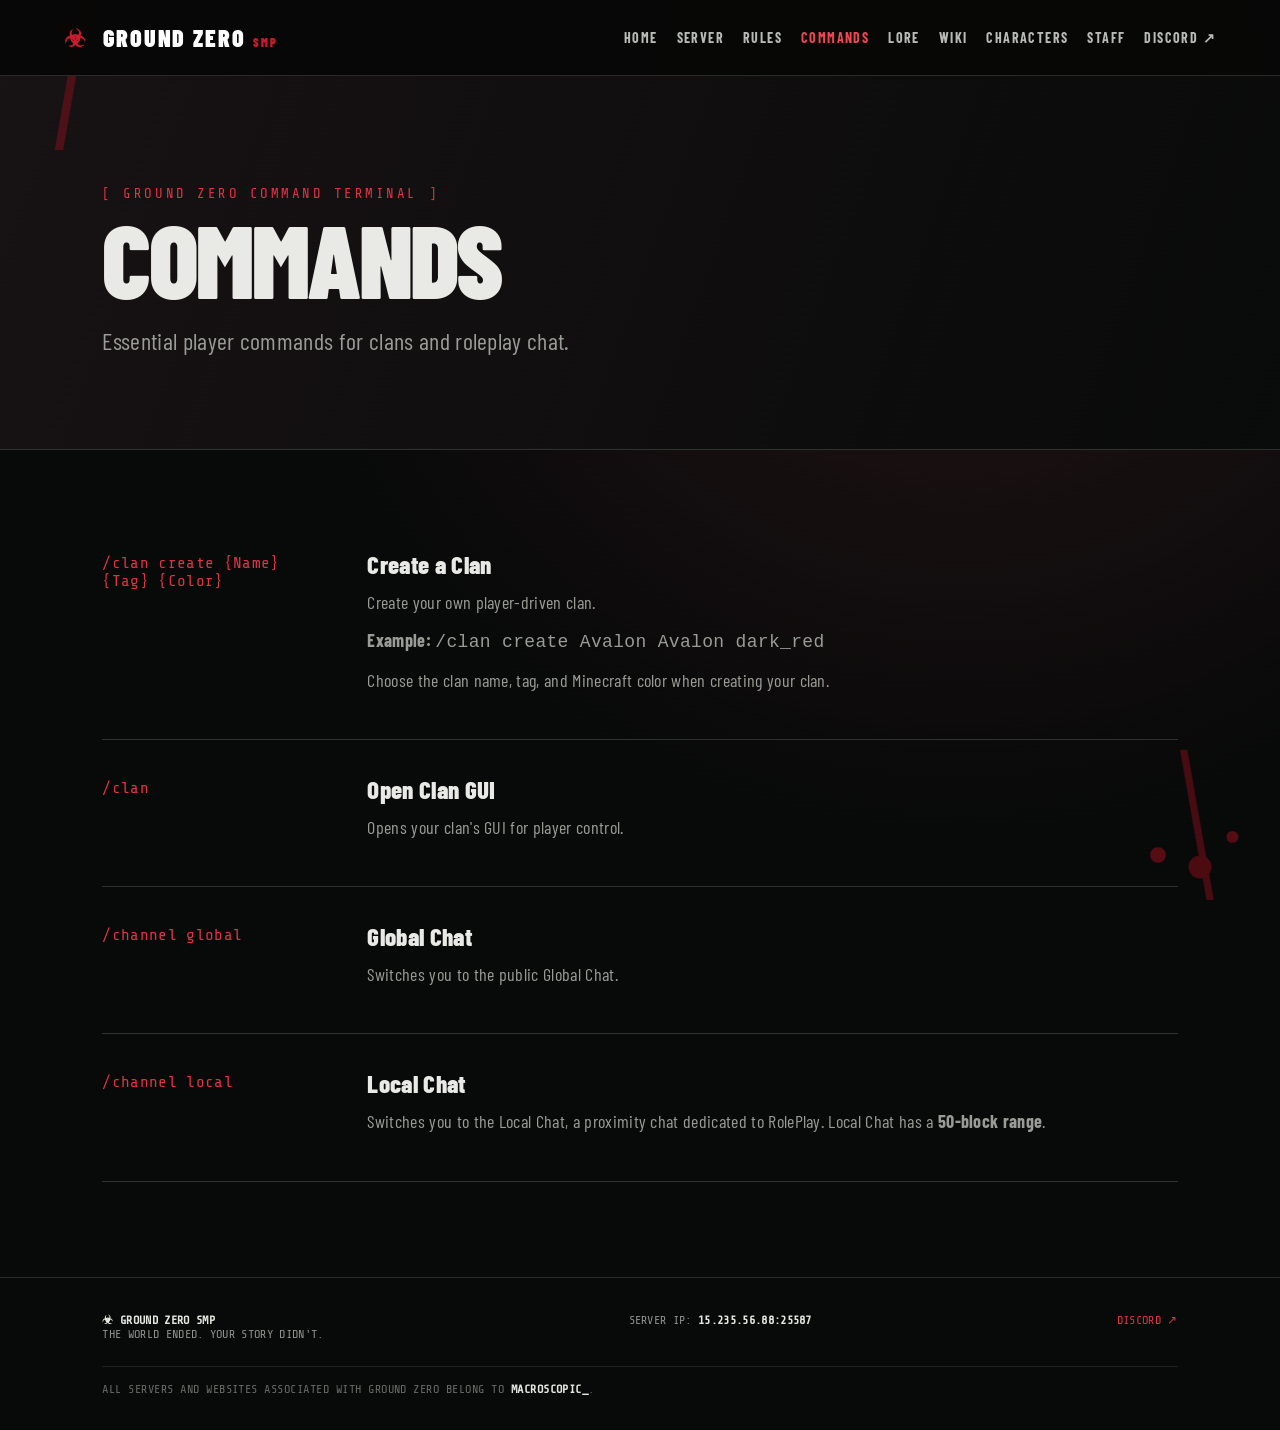
<file: commands.html>
<!DOCTYPE html><html lang="en"><head><meta charset="UTF-8"><meta name="viewport" content="width=device-width, initial-scale=1.0"><title>COMMANDS | Ground Zero SMP</title><meta name="description" content="Ground Zero SMP — post-apocalyptic Minecraft survival, PvP and roleplay."><link rel="stylesheet" href="style.css"></head><body><div class="scanlines"></div><div class="blood blood-a"></div><div class="blood blood-b"></div><header class="topbar"><a class="brand" href="index.html"><span class="hazard">☣</span> GROUND ZERO <small>SMP</small></a><button class="menu-toggle" aria-label="Open menu">☰</button><nav><a href="index.html">HOME</a><a href="server-info.html">SERVER</a><a href="rules.html">RULES</a><a class="active" href="commands.html">COMMANDS</a><a href="lore.html">LORE</a><a href="wiki.html">WIKI</a><a href="characters.html">CHARACTERS</a><a href="staff.html">STAFF</a><a href="https://discord.gg/jv65cNMQr5">DISCORD ↗</a></nav></header><main><section class="page-hero"><div class="eyebrow">[ GROUND ZERO COMMAND TERMINAL ]</div><h1>COMMANDS</h1><p>Essential player commands for clans and roleplay chat.</p></section><section class="section data-list"><article class="data-row" id="clan-create"><div class="data-code">/clan create {Name} {Tag} {Color}</div><div><h3>Create a Clan</h3><p>Create your own player-driven clan.</p><p><b>Example:</b> <code>/clan create Avalon Avalon dark_red</code></p><p>Choose the clan name, tag, and Minecraft color when creating your clan.</p></div></article><article class="data-row" id="clan"><div class="data-code">/clan</div><div><h3>Open Clan GUI</h3><p>Opens your clan's GUI for player control.</p></div></article><article class="data-row" id="channel-global"><div class="data-code">/channel global</div><div><h3>Global Chat</h3><p>Switches you to the public Global Chat.</p></div></article><article class="data-row" id="channel-local"><div class="data-code">/channel local</div><div><h3>Local Chat</h3><p>Switches you to the Local Chat, a proximity chat dedicated to RolePlay. Local Chat has a <b>50-block range</b>.</p></div></article></section></main><footer><div><b>☣ GROUND ZERO SMP</b><br><span>THE WORLD ENDED. YOUR STORY DIDN'T.</span></div><div>SERVER IP: <b>15.235.56.88:25587</b></div><div><a href="https://discord.gg/jv65cNMQr5" target="_blank" rel="noopener">DISCORD ↗</a></div><div class="footer-owner">ALL SERVERS AND WEBSITES ASSOCIATED WITH GROUND ZERO BELONG TO <b>MACROSCOPIC_</b>.</div></footer><script src="script.js"></script></body></html>
</file>
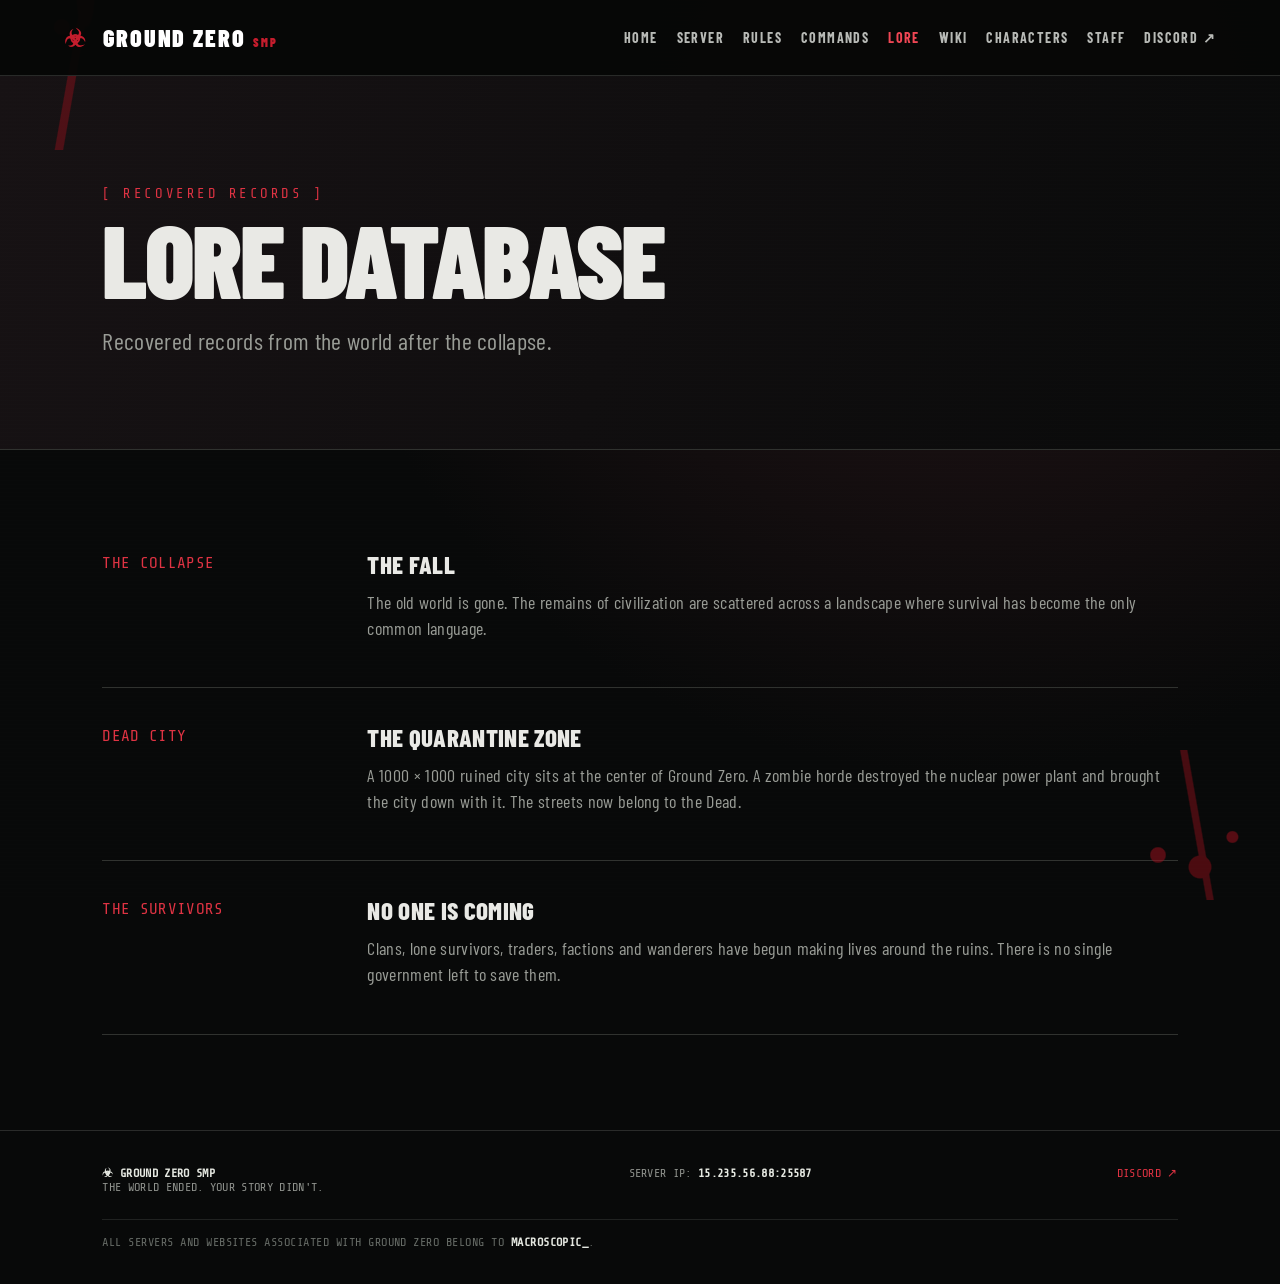
<file: lore.html>
<!DOCTYPE html><html lang="en"><head><meta charset="UTF-8"><meta name="viewport" content="width=device-width, initial-scale=1.0"><title>LORE | Ground Zero SMP</title><meta name="description" content="Ground Zero SMP — post-apocalyptic Minecraft survival, PvP and roleplay."><link rel="stylesheet" href="style.css"></head><body><div class="scanlines"></div><div class="blood blood-a"></div><div class="blood blood-b"></div><header class="topbar"><a class="brand" href="index.html"><span class="hazard">☣</span> GROUND ZERO <small>SMP</small></a><button class="menu-toggle" aria-label="Open menu">☰</button><nav><a href="index.html">HOME</a><a href="server-info.html">SERVER</a><a href="rules.html">RULES</a><a href="commands.html">COMMANDS</a><a class="active" href="lore.html">LORE</a><a href="wiki.html">WIKI</a><a href="characters.html">CHARACTERS</a><a href="staff.html">STAFF</a><a href="https://discord.gg/jv65cNMQr5">DISCORD ↗</a></nav></header><main><section class="page-hero"><div class="eyebrow">[ RECOVERED RECORDS ]</div><h1>LORE DATABASE</h1><p>Recovered records from the world after the collapse.</p></section><section class="section data-list"><article class="data-row"><div class="data-code">THE COLLAPSE</div><div><h3>THE FALL</h3><p>The old world is gone. The remains of civilization are scattered across a landscape where survival has become the only common language.</p></div></article><article class="data-row"><div class="data-code">DEAD CITY</div><div><h3>THE QUARANTINE ZONE</h3><p>A 1000 × 1000 ruined city sits at the center of Ground Zero. A zombie horde destroyed the nuclear power plant and brought the city down with it. The streets now belong to the Dead.</p></div></article><article class="data-row"><div class="data-code">THE SURVIVORS</div><div><h3>NO ONE IS COMING</h3><p>Clans, lone survivors, traders, factions and wanderers have begun making lives around the ruins. There is no single government left to save them.</p></div></article></section></main><footer><div><b>☣ GROUND ZERO SMP</b><br><span>THE WORLD ENDED. YOUR STORY DIDN'T.</span></div><div>SERVER IP: <b>15.235.56.88:25587</b></div><div><a href="https://discord.gg/jv65cNMQr5" target="_blank" rel="noopener">DISCORD ↗</a></div><div class="footer-owner">ALL SERVERS AND WEBSITES ASSOCIATED WITH GROUND ZERO BELONG TO <b>MACROSCOPIC_</b>.</div></footer><script src="script.js"></script></body></html>
</file>
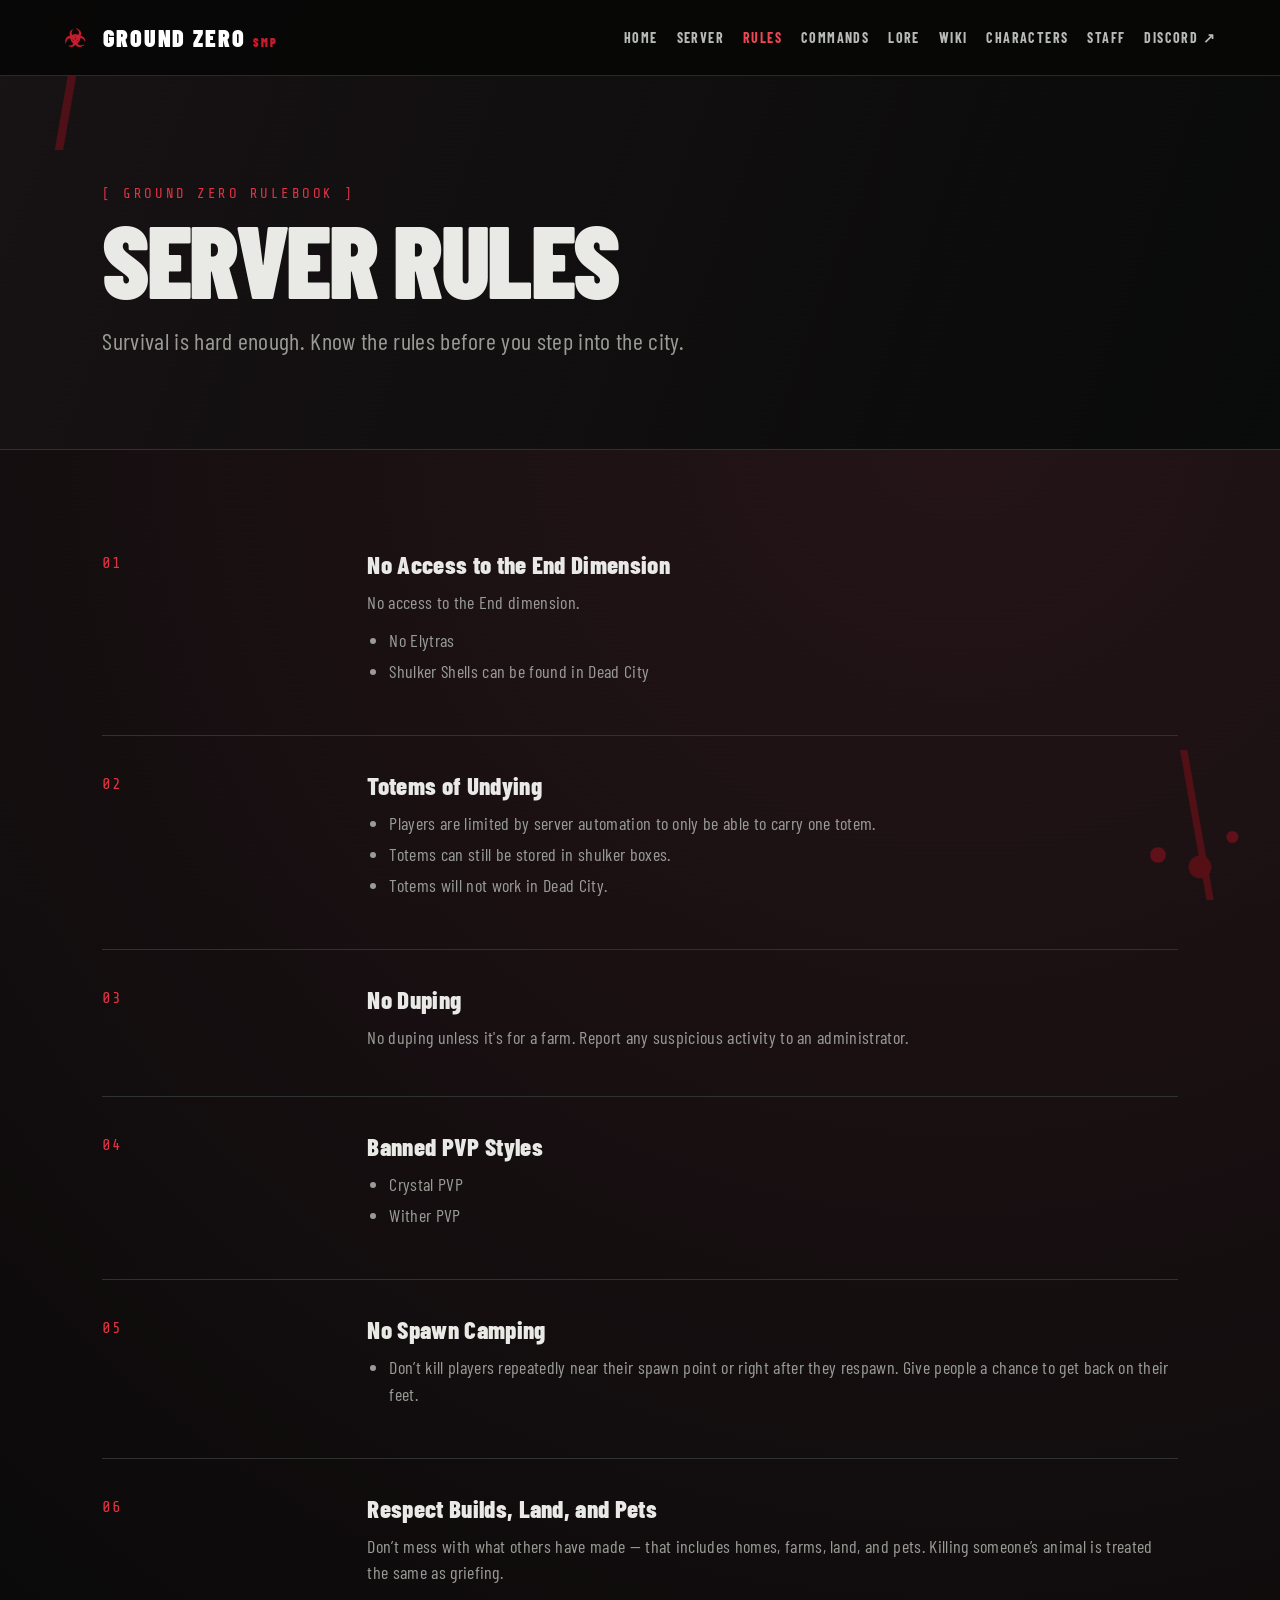
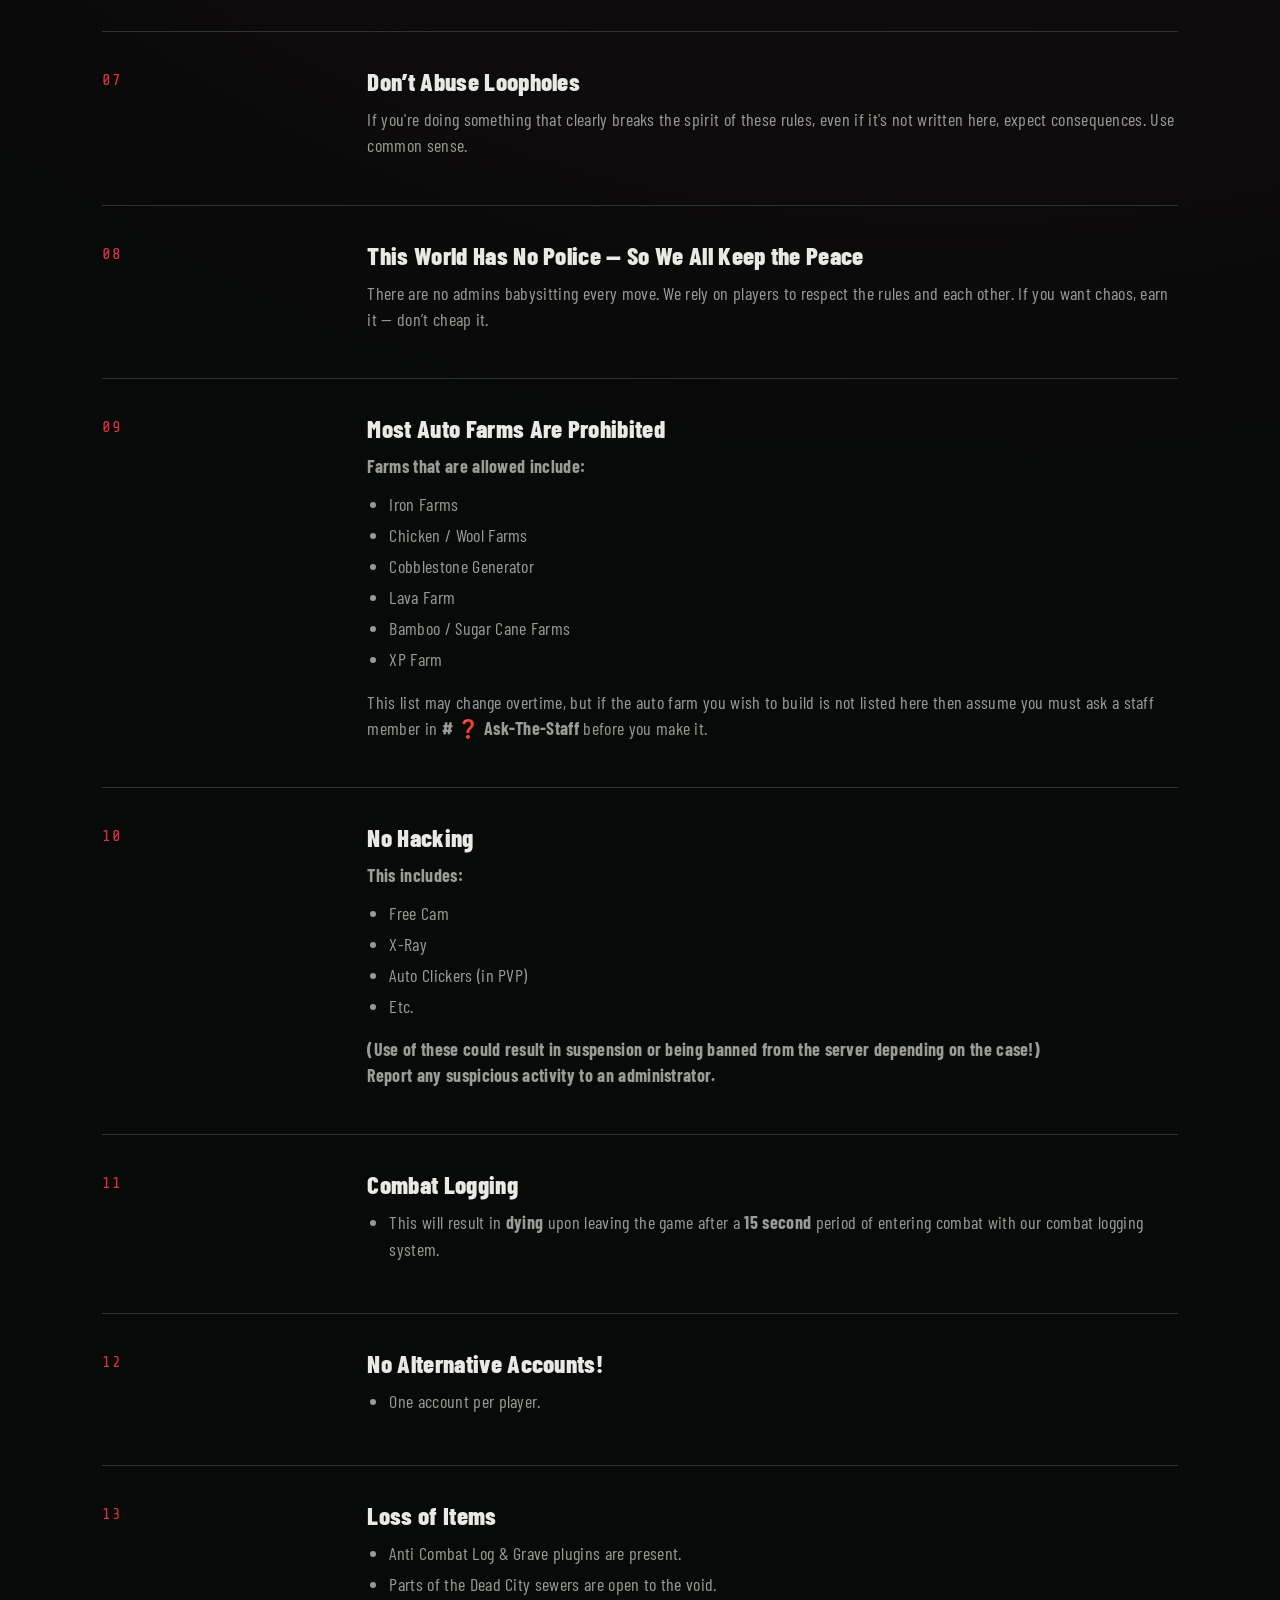
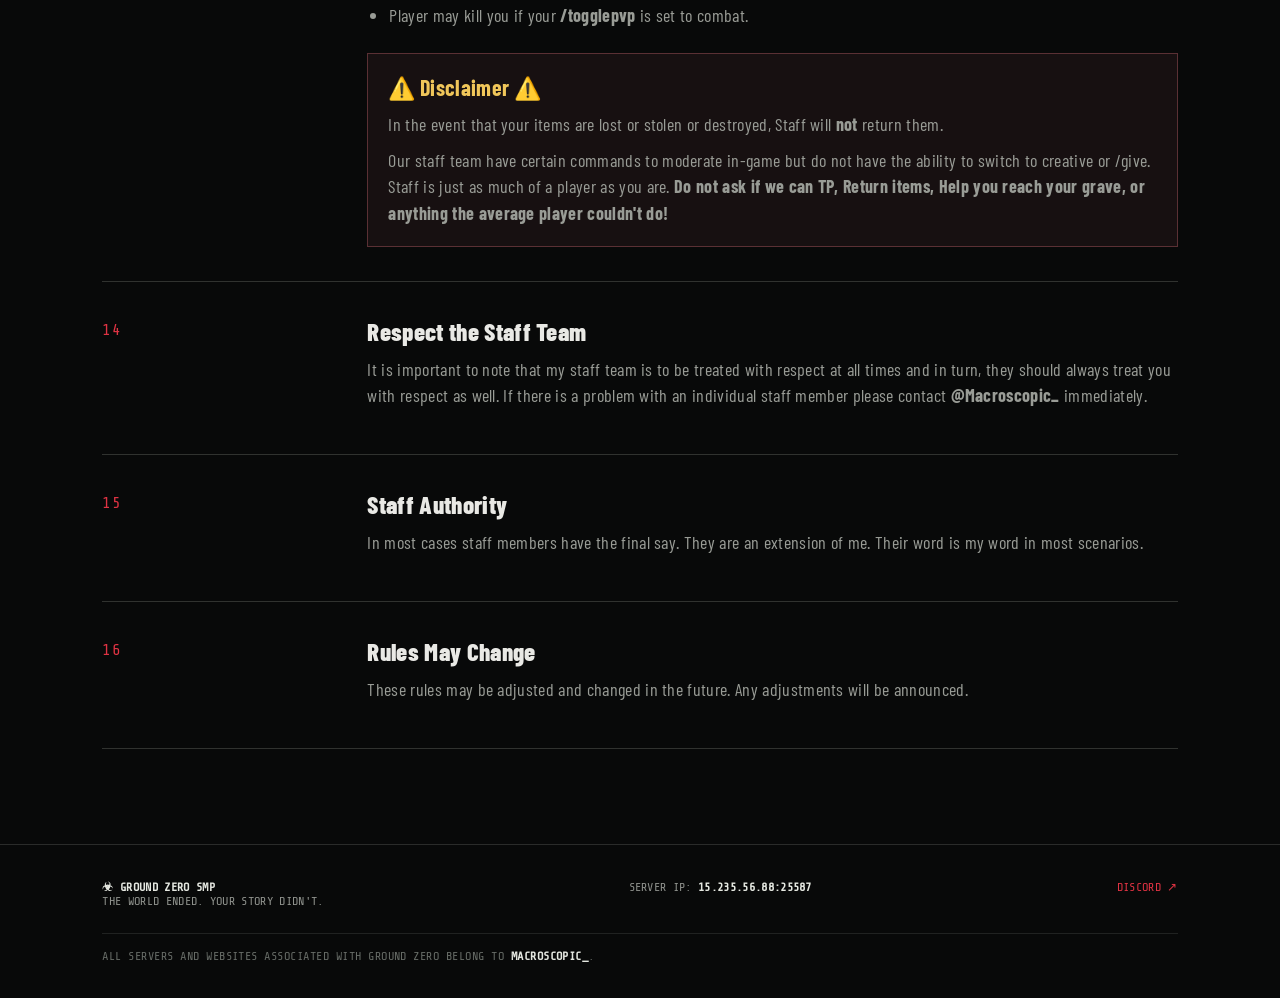
<file: rules.html>
<!DOCTYPE html><html lang="en"><head><meta charset="UTF-8"><meta name="viewport" content="width=device-width, initial-scale=1.0"><title>RULES | Ground Zero SMP</title><meta name="description" content="Ground Zero SMP — post-apocalyptic Minecraft survival, PvP and roleplay."><link rel="stylesheet" href="style.css"></head><body><div class="scanlines"></div><div class="blood blood-a"></div><div class="blood blood-b"></div><header class="topbar"><a class="brand" href="index.html"><span class="hazard">☣</span> GROUND ZERO <small>SMP</small></a><button class="menu-toggle" aria-label="Open menu">☰</button><nav><a href="index.html">HOME</a><a href="server-info.html">SERVER</a><a class="active" href="rules.html">RULES</a><a href="commands.html">COMMANDS</a><a href="lore.html">LORE</a><a href="wiki.html">WIKI</a><a href="characters.html">CHARACTERS</a><a href="staff.html">STAFF</a><a href="https://discord.gg/jv65cNMQr5">DISCORD ↗</a></nav></header><main><section class="page-hero"><div class="eyebrow">[ GROUND ZERO RULEBOOK ]</div><h1>SERVER RULES</h1><p>Survival is hard enough. Know the rules before you step into the city.</p></section><section class="section data-list"><article class="data-row"><div class="data-code">01</div><div><h3>No Access to the End Dimension</h3><p>No access to the End dimension.</p><ul><li>No Elytras</li><li>Shulker Shells can be found in Dead City</li></ul></div></article><article class="data-row"><div class="data-code">02</div><div><h3>Totems of Undying</h3><ul><li>Players are limited by server automation to only be able to carry one totem.</li><li>Totems can still be stored in shulker boxes.</li><li>Totems will not work in Dead City.</li></ul></div></article><article class="data-row"><div class="data-code">03</div><div><h3>No Duping</h3><p>No duping unless it's for a farm. Report any suspicious activity to an administrator.</p></div></article><article class="data-row"><div class="data-code">04</div><div><h3>Banned PVP Styles</h3><ul><li>Crystal PVP</li><li>Wither PVP</li></ul></div></article><article class="data-row"><div class="data-code">05</div><div><h3>No Spawn Camping</h3><ul><li>Don’t kill players repeatedly near their spawn point or right after they respawn. Give people a chance to get back on their feet.</li></ul></div></article><article class="data-row"><div class="data-code">06</div><div><h3>Respect Builds, Land, and Pets</h3><p>Don’t mess with what others have made — that includes homes, farms, land, and pets. Killing someone’s animal is treated the same as griefing.</p></div></article><article class="data-row"><div class="data-code">07</div><div><h3>Don’t Abuse Loopholes</h3><p>If you're doing something that clearly breaks the spirit of these rules, even if it's not written here, expect consequences. Use common sense.</p></div></article><article class="data-row"><div class="data-code">08</div><div><h3>This World Has No Police — So We All Keep the Peace</h3><p>There are no admins babysitting every move. We rely on players to respect the rules and each other. If you want chaos, earn it — don’t cheap it.</p></div></article><article class="data-row"><div class="data-code">09</div><div><h3>Most Auto Farms Are Prohibited</h3><p><b>Farms that are allowed include:</b></p><ul><li>Iron Farms</li><li>Chicken / Wool Farms</li><li>Cobblestone Generator</li><li>Lava Farm</li><li>Bamboo / Sugar Cane Farms</li><li>XP Farm</li></ul><p>This list may change overtime, but if the auto farm you wish to build is not listed here then assume you must ask a staff member in <b># ❓ Ask-The-Staff</b> before you make it.</p></div></article><article class="data-row"><div class="data-code">10</div><div><h3>No Hacking</h3><p><b>This includes:</b></p><ul><li>Free Cam</li><li>X-Ray</li><li>Auto Clickers (in PVP)</li><li>Etc.</li></ul><p><b>(Use of these could result in suspension or being banned from the server depending on the case!)</b><br><b>Report any suspicious activity to an administrator.</b></p></div></article><article class="data-row"><div class="data-code">11</div><div><h3>Combat Logging</h3><ul><li>This will result in <b>dying</b> upon leaving the game after a <b>15 second</b> period of entering combat with our combat logging system.</li></ul></div></article><article class="data-row"><div class="data-code">12</div><div><h3>No Alternative Accounts!</h3><ul><li>One account per player.</li></ul></div></article><article class="data-row"><div class="data-code">13</div><div><h3>Loss of Items</h3><ul><li>Anti Combat Log &amp; Grave plugins are present.</li><li>Parts of the Dead City sewers are open to the void.</li><li>Player may kill you if your <b>/togglepvp</b> is set to combat.</li></ul><div class="rule-disclaimer"><h4>⚠️ Disclaimer ⚠️</h4><p>In the event that your items are lost or stolen or destroyed, Staff will <b>not</b> return them.</p><p>Our staff team have certain commands to moderate in-game but do not have the ability to switch to creative or /give. Staff is just as much of a player as you are. <b>Do not ask if we can TP, Return items, Help you reach your grave, or anything the average player couldn't do!</b></p></div></div></article><article class="data-row"><div class="data-code">14</div><div><h3>Respect the Staff Team</h3><p>It is important to note that my staff team is to be treated with respect at all times and in turn, they should always treat you with respect as well. If there is a problem with an individual staff member please contact <b>@Macroscopic_</b> immediately.</p></div></article><article class="data-row"><div class="data-code">15</div><div><h3>Staff Authority</h3><p>In most cases staff members have the final say. They are an extension of me. Their word is my word in most scenarios.</p></div></article><article class="data-row"><div class="data-code">16</div><div><h3>Rules May Change</h3><p>These rules may be adjusted and changed in the future. Any adjustments will be announced.</p></div></article></section></main><footer><div><b>☣ GROUND ZERO SMP</b><br><span>THE WORLD ENDED. YOUR STORY DIDN'T.</span></div><div>SERVER IP: <b>15.235.56.88:25587</b></div><div><a href="https://discord.gg/jv65cNMQr5" target="_blank" rel="noopener">DISCORD ↗</a></div><div class="footer-owner">ALL SERVERS AND WEBSITES ASSOCIATED WITH GROUND ZERO BELONG TO <b>MACROSCOPIC_</b>.</div></footer><script src="script.js"></script></body></html>
</file>
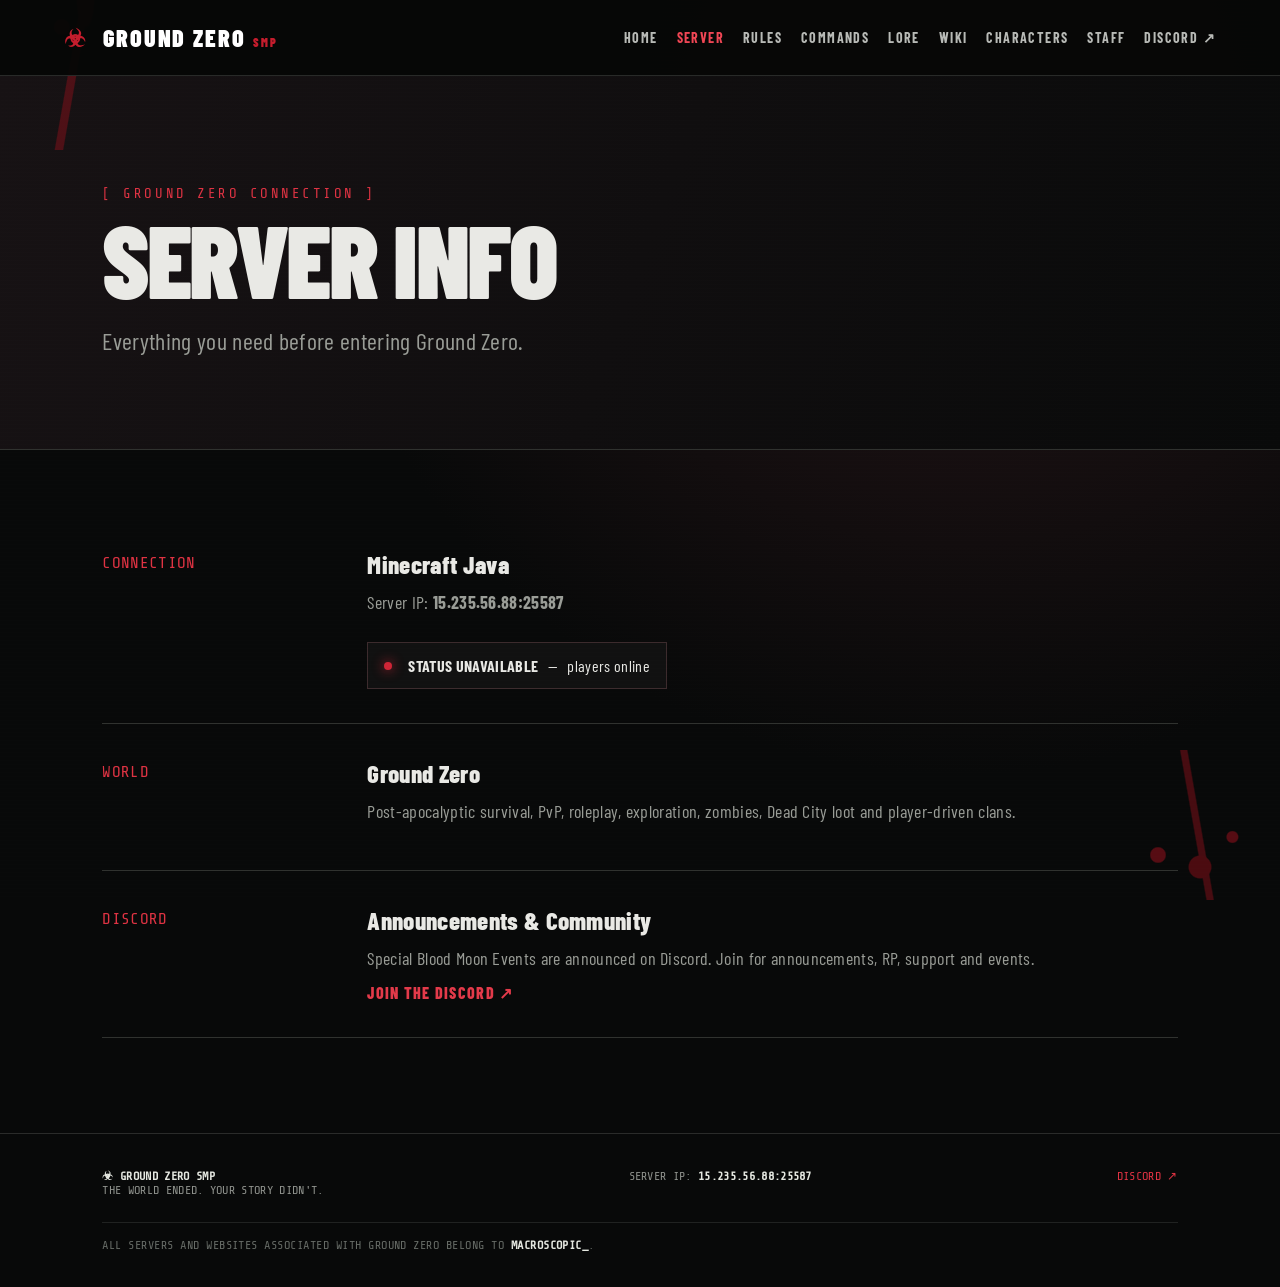
<file: server-info.html>
<!DOCTYPE html><html lang="en"><head><meta charset="UTF-8"><meta name="viewport" content="width=device-width, initial-scale=1.0"><title>SERVER INFO | Ground Zero SMP</title><meta name="description" content="Ground Zero SMP — post-apocalyptic Minecraft survival, PvP and roleplay."><link rel="stylesheet" href="style.css"></head><body><div class="scanlines"></div><div class="blood blood-a"></div><div class="blood blood-b"></div><header class="topbar"><a class="brand" href="index.html"><span class="hazard">☣</span> GROUND ZERO <small>SMP</small></a><button class="menu-toggle" aria-label="Open menu">☰</button><nav><a href="index.html">HOME</a><a class="active" href="server-info.html">SERVER</a><a href="rules.html">RULES</a><a href="commands.html">COMMANDS</a><a href="lore.html">LORE</a><a href="wiki.html">WIKI</a><a href="characters.html">CHARACTERS</a><a href="staff.html">STAFF</a><a href="https://discord.gg/jv65cNMQr5">DISCORD ↗</a></nav></header><main><section class="page-hero"><div class="eyebrow">[ GROUND ZERO CONNECTION ]</div><h1>SERVER INFO</h1><p>Everything you need before entering Ground Zero.</p></section><section class="section data-list"><article class="data-row"><div class="data-code">CONNECTION</div><div><h3>Minecraft Java</h3><p>Server IP: <b>15.235.56.88:25587</b></p><div class="live-box"><span class="status-dot"></span><strong id="server-state">CHECKING SERVER...</strong><span id="player-count">—</span> players online</div></div></article><article class="data-row"><div class="data-code">WORLD</div><div><h3>Ground Zero</h3><p>Post-apocalyptic survival, PvP, roleplay, exploration, zombies, Dead City loot and player-driven clans.</p></div></article><article class="data-row"><div class="data-code">DISCORD</div><div><h3>Announcements & Community</h3><p>Special Blood Moon Events are announced on Discord. Join for announcements, RP, support and events.</p><a class="inline-link" href="https://discord.gg/jv65cNMQr5" target="_blank" rel="noopener">JOIN THE DISCORD ↗</a></div></article></section></main><footer><div><b>☣ GROUND ZERO SMP</b><br><span>THE WORLD ENDED. YOUR STORY DIDN'T.</span></div><div>SERVER IP: <b>15.235.56.88:25587</b></div><div><a href="https://discord.gg/jv65cNMQr5" target="_blank" rel="noopener">DISCORD ↗</a></div><div class="footer-owner">ALL SERVERS AND WEBSITES ASSOCIATED WITH GROUND ZERO BELONG TO <b>MACROSCOPIC_</b>.</div></footer><script src="script.js"></script></body></html>
</file>
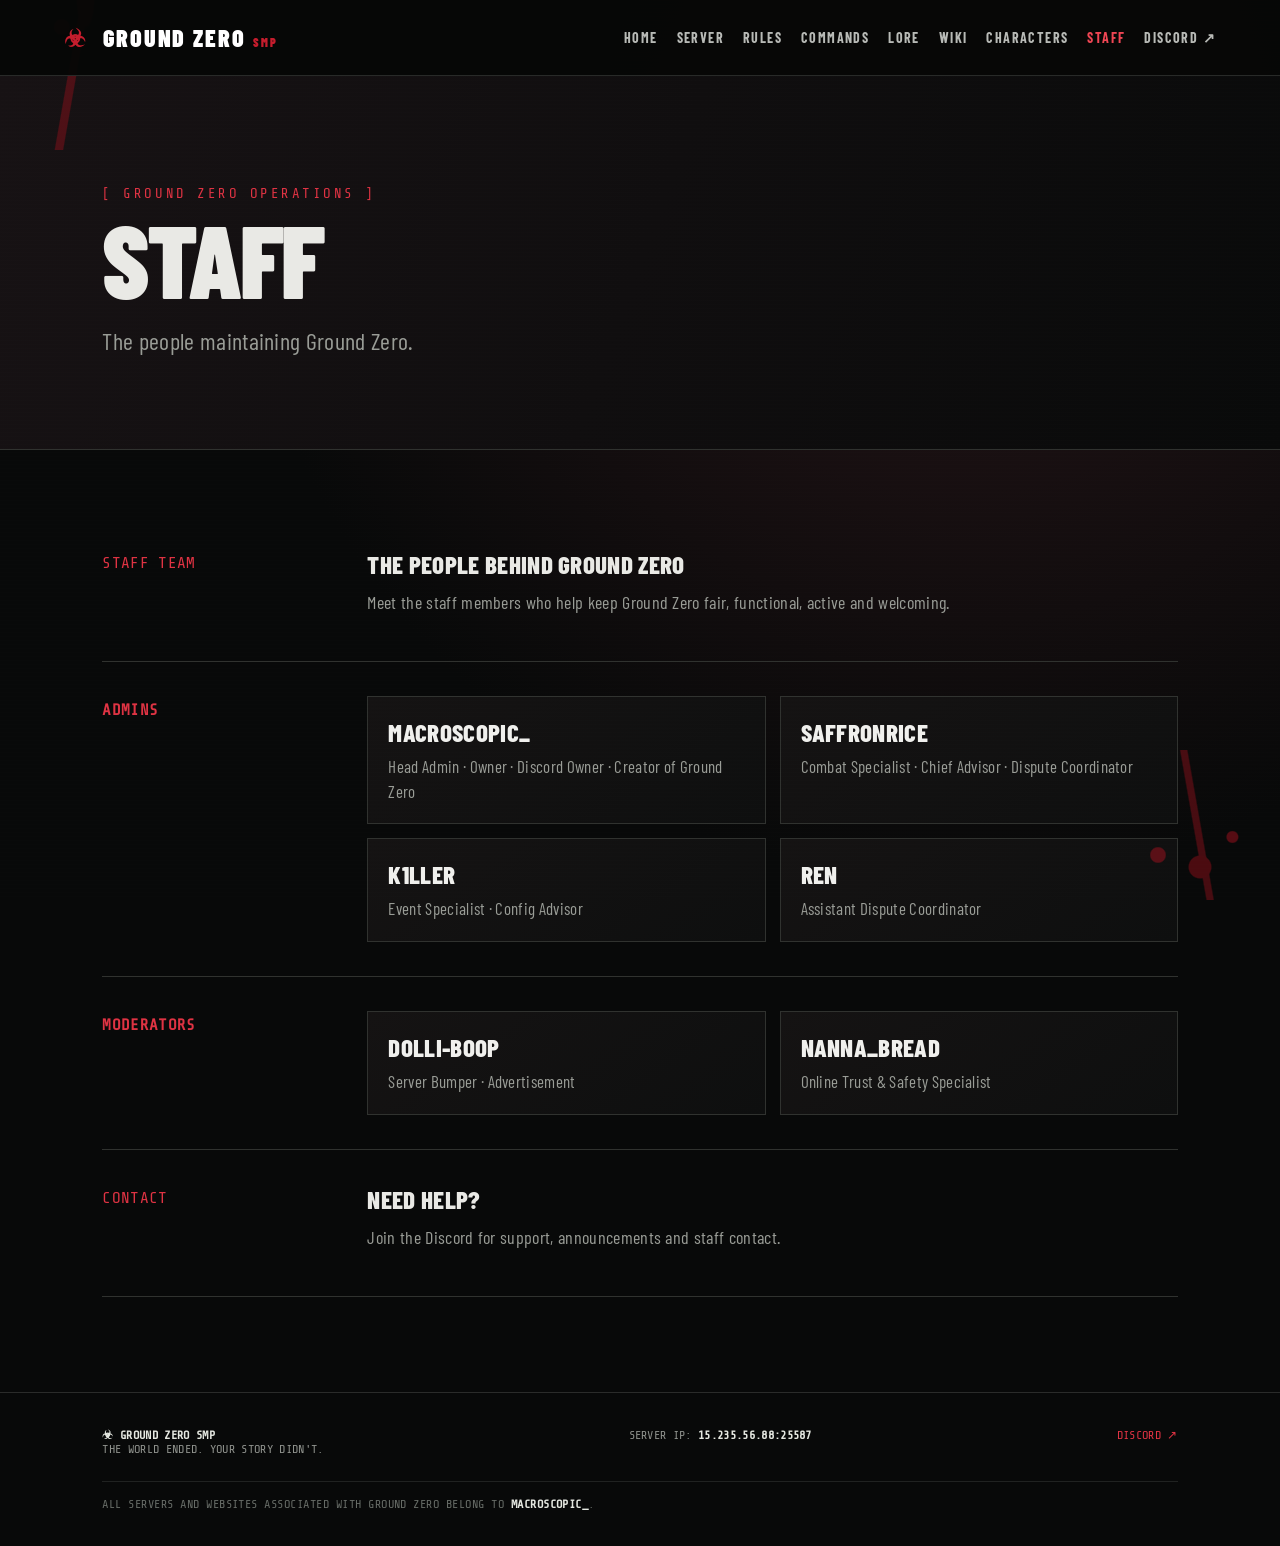
<file: staff.html>
<!DOCTYPE html><html lang="en"><head><meta charset="UTF-8"><meta name="viewport" content="width=device-width, initial-scale=1.0"><title>STAFF | Ground Zero SMP</title><meta name="description" content="Ground Zero SMP — post-apocalyptic Minecraft survival, PvP and roleplay."><link rel="stylesheet" href="style.css"></head><body><div class="scanlines"></div><div class="blood blood-a"></div><div class="blood blood-b"></div><header class="topbar"><a class="brand" href="index.html"><span class="hazard">☣</span> GROUND ZERO <small>SMP</small></a><button class="menu-toggle" aria-label="Open menu">☰</button><nav><a href="index.html">HOME</a><a href="server-info.html">SERVER</a><a href="rules.html">RULES</a><a href="commands.html">COMMANDS</a><a href="lore.html">LORE</a><a href="wiki.html">WIKI</a><a href="characters.html">CHARACTERS</a><a class="active" href="staff.html">STAFF</a><a href="https://discord.gg/jv65cNMQr5">DISCORD ↗</a></nav></header><main><section class="page-hero"><div class="eyebrow">[ GROUND ZERO OPERATIONS ]</div><h1>STAFF</h1><p>The people maintaining Ground Zero.</p></section><section class="section data-list"><article class="data-row"><div class="data-code">STAFF TEAM</div><div><h3>THE PEOPLE BEHIND GROUND ZERO</h3><p>Meet the staff members who help keep Ground Zero fair, functional, active and welcoming.</p></div></article><article class="data-row staff-group"><div class="data-code">ADMINS</div><div class="staff-list"><div class="staff-member"><h3>MACROSCOPIC_</h3><p>Head Admin · Owner · Discord Owner · Creator of Ground Zero</p></div><div class="staff-member"><h3>SAFFRONRICE</h3><p>Combat Specialist · Chief Advisor · Dispute Coordinator</p></div><div class="staff-member"><h3>K1LLER</h3><p>Event Specialist · Config Advisor</p></div><div class="staff-member"><h3>REN</h3><p>Assistant Dispute Coordinator</p></div></div></article><article class="data-row staff-group"><div class="data-code">MODERATORS</div><div class="staff-list"><div class="staff-member"><h3>DOLLI-BOOP</h3><p>Server Bumper · Advertisement</p></div><div class="staff-member"><h3>NANNA_BREAD</h3><p>Online Trust &amp; Safety Specialist</p></div></div></article><article class="data-row"><div class="data-code">CONTACT</div><div><h3>NEED HELP?</h3><p>Join the Discord for support, announcements and staff contact.</p></div></article></section></main><footer><div><b>☣ GROUND ZERO SMP</b><br><span>THE WORLD ENDED. YOUR STORY DIDN'T.</span></div><div>SERVER IP: <b>15.235.56.88:25587</b></div><div><a href="https://discord.gg/jv65cNMQr5" target="_blank" rel="noopener">DISCORD ↗</a></div><div class="footer-owner">ALL SERVERS AND WEBSITES ASSOCIATED WITH GROUND ZERO BELONG TO <b>MACROSCOPIC_</b>.</div></footer><script src="script.js"></script></body></html>
</file>
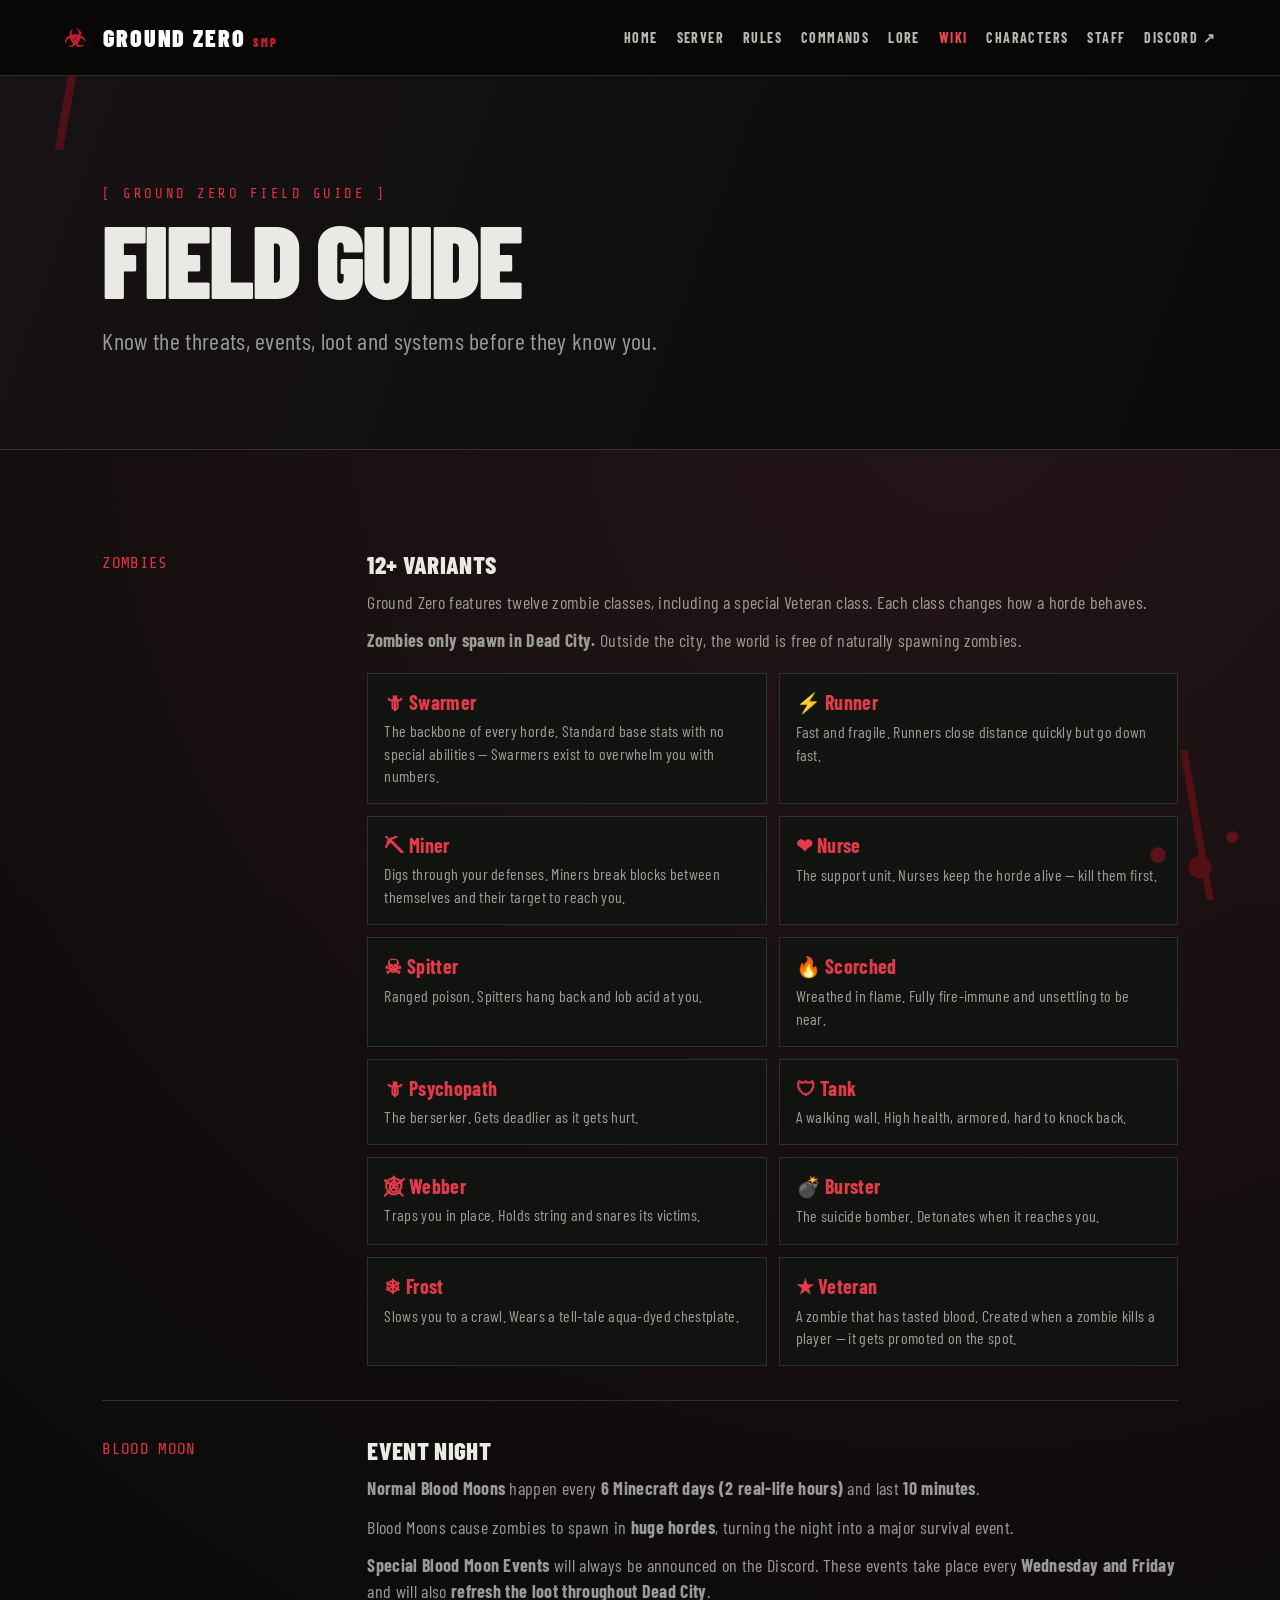
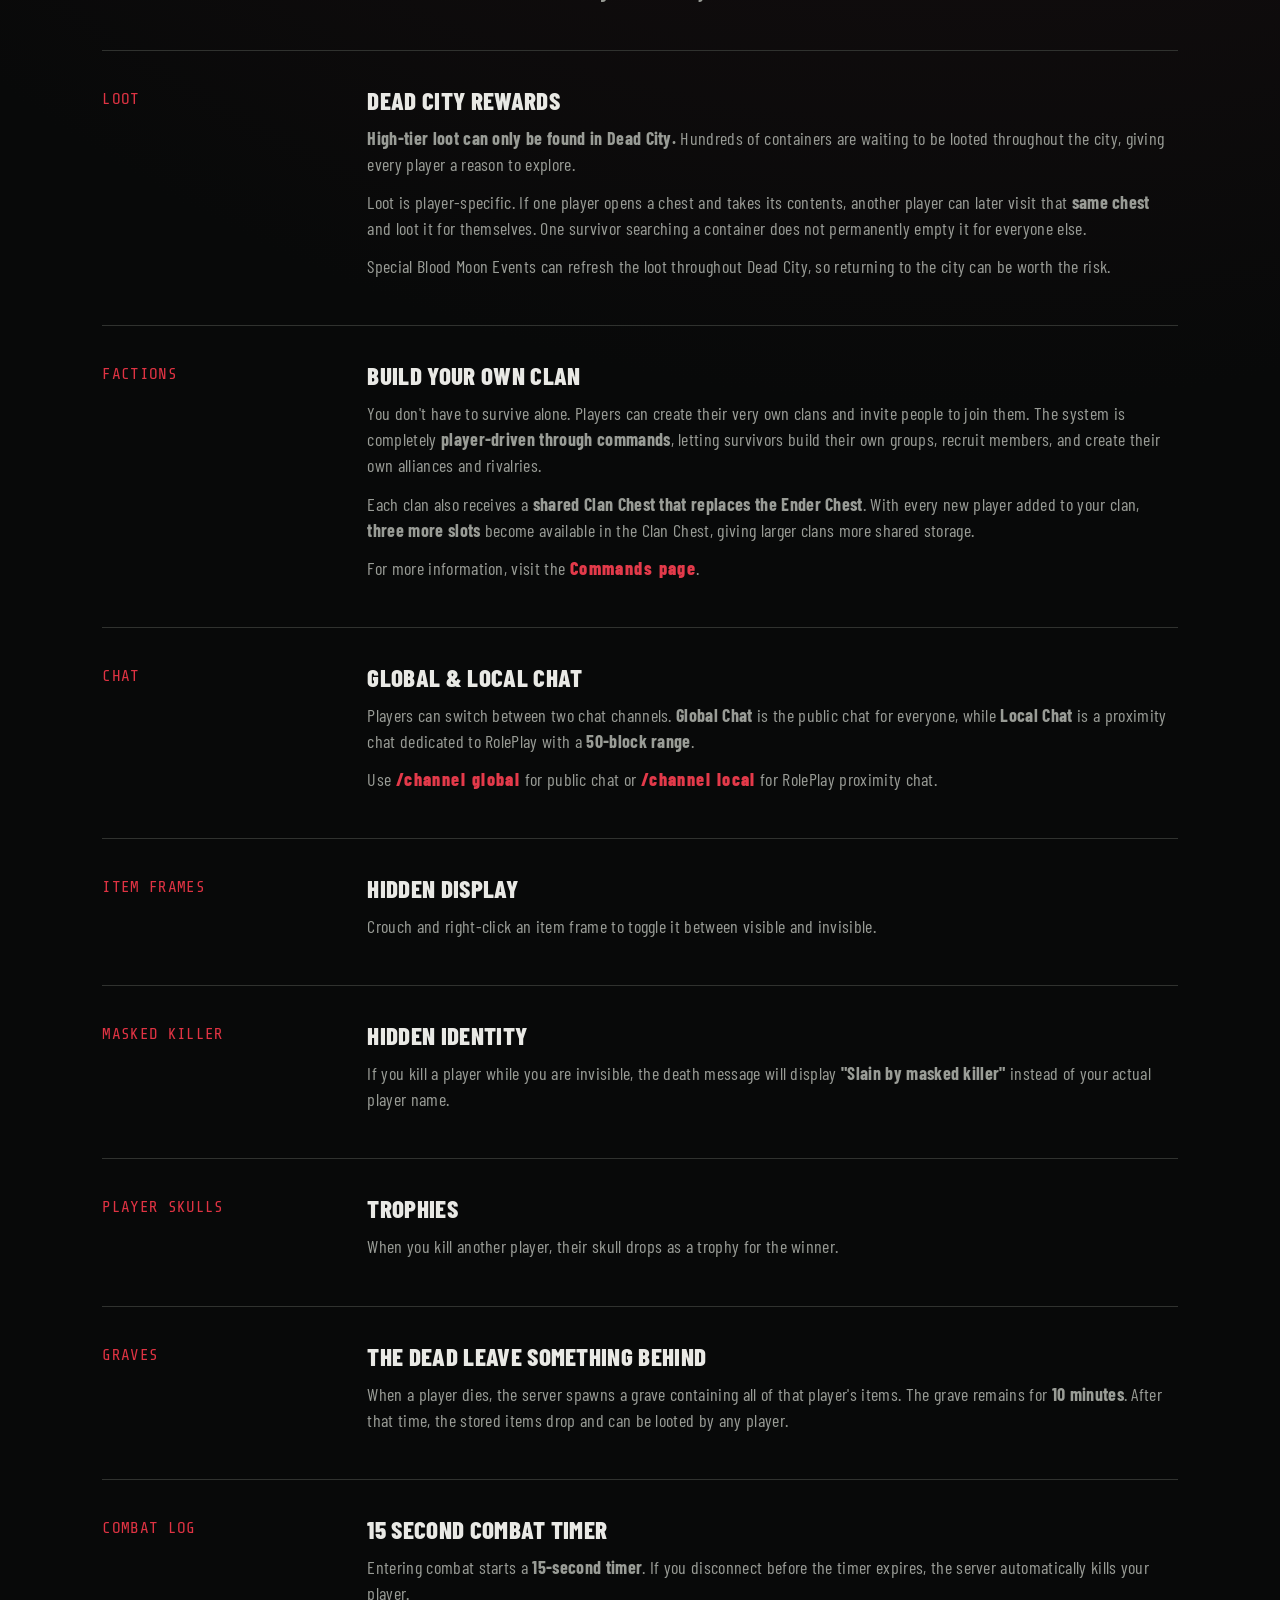
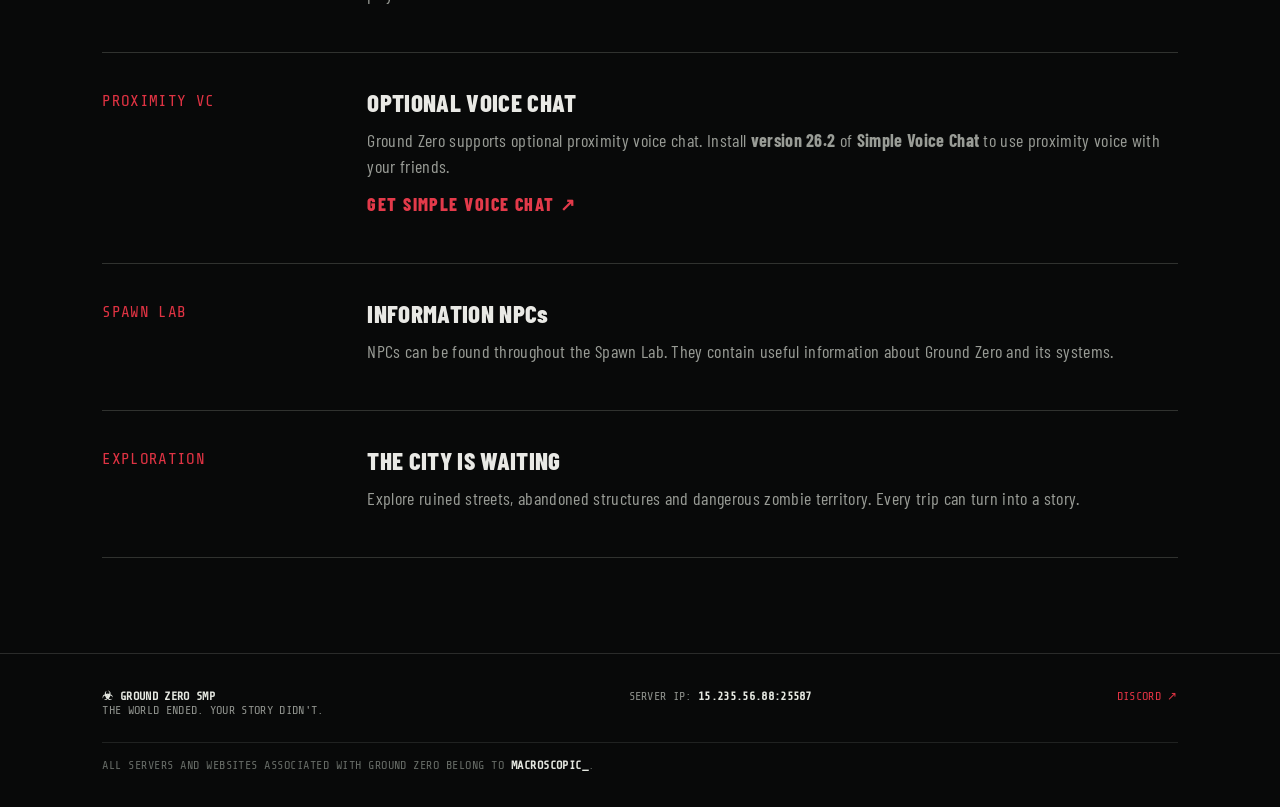
<file: wiki.html>
<!DOCTYPE html><html lang="en"><head><meta charset="UTF-8"><meta name="viewport" content="width=device-width, initial-scale=1.0"><title>FIELD GUIDE | Ground Zero SMP</title><meta name="description" content="Ground Zero SMP — post-apocalyptic Minecraft survival, PvP and roleplay."><link rel="stylesheet" href="style.css"></head><body><div class="scanlines"></div><div class="blood blood-a"></div><div class="blood blood-b"></div><header class="topbar"><a class="brand" href="index.html"><span class="hazard">☣</span> GROUND ZERO <small>SMP</small></a><button class="menu-toggle" aria-label="Open menu">☰</button><nav><a href="index.html">HOME</a><a href="server-info.html">SERVER</a><a href="rules.html">RULES</a><a href="commands.html">COMMANDS</a><a href="lore.html">LORE</a><a class="active" href="wiki.html">WIKI</a><a href="characters.html">CHARACTERS</a><a href="staff.html">STAFF</a><a href="https://discord.gg/jv65cNMQr5">DISCORD ↗</a></nav></header><main><section class="page-hero"><div class="eyebrow">[ GROUND ZERO FIELD GUIDE ]</div><h1>FIELD GUIDE</h1><p>Know the threats, events, loot and systems before they know you.</p></section><section class="section data-list"><article class="data-row" id="zombies"><div class="data-code">ZOMBIES</div><div><h3>12+ VARIANTS</h3><p>Ground Zero features twelve zombie classes, including a special Veteran class. Each class changes how a horde behaves.</p><p><b>Zombies only spawn in Dead City.</b> Outside the city, the world is free of naturally spawning zombies.</p><div class="variant-grid"><div><b>🗡 Swarmer</b><span>The backbone of every horde. Standard base stats with no special abilities — Swarmers exist to overwhelm you with numbers.</span></div><div><b>⚡ Runner</b><span>Fast and fragile. Runners close distance quickly but go down fast.</span></div><div><b>⛏ Miner</b><span>Digs through your defenses. Miners break blocks between themselves and their target to reach you.</span></div><div><b>❤ Nurse</b><span>The support unit. Nurses keep the horde alive — kill them first.</span></div><div><b>☠ Spitter</b><span>Ranged poison. Spitters hang back and lob acid at you.</span></div><div><b>🔥 Scorched</b><span>Wreathed in flame. Fully fire-immune and unsettling to be near.</span></div><div><b>🗡 Psychopath</b><span>The berserker. Gets deadlier as it gets hurt.</span></div><div><b>🛡 Tank</b><span>A walking wall. High health, armored, hard to knock back.</span></div><div><b>🕸 Webber</b><span>Traps you in place. Holds string and snares its victims.</span></div><div><b>💣 Burster</b><span>The suicide bomber. Detonates when it reaches you.</span></div><div><b>❄ Frost</b><span>Slows you to a crawl. Wears a tell-tale aqua-dyed chestplate.</span></div><div><b>★ Veteran</b><span>A zombie that has tasted blood. Created when a zombie kills a player — it gets promoted on the spot.</span></div></div></div></article><article class="data-row" id="blood-moons"><div class="data-code">BLOOD MOON</div><div><h3>EVENT NIGHT</h3><p><b>Normal Blood Moons</b> happen every <b>6 Minecraft days (2 real-life hours)</b> and last <b>10 minutes</b>.</p><p>Blood Moons cause zombies to spawn in <b>huge hordes</b>, turning the night into a major survival event.</p><p><b>Special Blood Moon Events</b> will always be announced on the Discord. These events take place every <b>Wednesday and Friday</b> and will also <b>refresh the loot throughout Dead City</b>.</p></div></article><article class="data-row" id="loot"><div class="data-code">LOOT</div><div><h3>DEAD CITY REWARDS</h3><p><b>High-tier loot can only be found in Dead City.</b> Hundreds of containers are waiting to be looted throughout the city, giving every player a reason to explore.</p><p>Loot is player-specific. If one player opens a chest and takes its contents, another player can later visit that <b>same chest</b> and loot it for themselves. One survivor searching a container does not permanently empty it for everyone else.</p><p>Special Blood Moon Events can refresh the loot throughout Dead City, so returning to the city can be worth the risk.</p></div></article><article class="data-row" id="factions"><div class="data-code">FACTIONS</div><div><h3>BUILD YOUR OWN CLAN</h3><p>You don't have to survive alone. Players can create their very own clans and invite people to join them. The system is completely <b>player-driven through commands</b>, letting survivors build their own groups, recruit members, and create their own alliances and rivalries.</p><p>Each clan also receives a <b>shared Clan Chest that replaces the Ender Chest</b>. With every new player added to your clan, <b>three more slots</b> become available in the Clan Chest, giving larger clans more shared storage.</p><p>For more information, visit the <a class="inline-link" href="commands.html#clans">Commands page</a>.</p></div></article><article class="data-row" id="chat"><div class="data-code">CHAT</div><div><h3>GLOBAL &amp; LOCAL CHAT</h3><p>Players can switch between two chat channels. <b>Global Chat</b> is the public chat for everyone, while <b>Local Chat</b> is a proximity chat dedicated to RolePlay with a <b>50-block range</b>.</p><p>Use <a class="inline-link" href="commands.html#channel-global">/channel global</a> for public chat or <a class="inline-link" href="commands.html#channel-local">/channel local</a> for RolePlay proximity chat.</p></div></article><article class="data-row" id="item-frames"><div class="data-code">ITEM FRAMES</div><div><h3>HIDDEN DISPLAY</h3><p>Crouch and right-click an item frame to toggle it between visible and invisible.</p></div></article><article class="data-row" id="masked-killer"><div class="data-code">MASKED KILLER</div><div><h3>HIDDEN IDENTITY</h3><p>If you kill a player while you are invisible, the death message will display <b>"Slain by masked killer"</b> instead of your actual player name.</p></div></article><article class="data-row" id="player-skulls"><div class="data-code">PLAYER SKULLS</div><div><h3>TROPHIES</h3><p>When you kill another player, their skull drops as a trophy for the winner.</p></div></article><article class="data-row" id="graves"><div class="data-code">GRAVES</div><div><h3>THE DEAD LEAVE SOMETHING BEHIND</h3><p>When a player dies, the server spawns a grave containing all of that player's items. The grave remains for <b>10 minutes</b>. After that time, the stored items drop and can be looted by any player.</p></div></article><article class="data-row" id="combat-log"><div class="data-code">COMBAT LOG</div><div><h3>15 SECOND COMBAT TIMER</h3><p>Entering combat starts a <b>15-second timer</b>. If you disconnect before the timer expires, the server automatically kills your player.</p></div></article><article class="data-row" id="voice-chat"><div class="data-code">PROXIMITY VC</div><div><h3>OPTIONAL VOICE CHAT</h3><p>Ground Zero supports optional proximity voice chat. Install <b>version 26.2</b> of <b>Simple Voice Chat</b> to use proximity voice with your friends.</p><p><a class="inline-link" href="https://modrinth.com/plugin/simple-voice-chat/version/bukkit-2.6.24" target="_blank" rel="noopener">GET SIMPLE VOICE CHAT ↗</a></p></div></article><article class="data-row" id="spawn-lab-npcs"><div class="data-code">SPAWN LAB</div><div><h3>INFORMATION NPCs</h3><p>NPCs can be found throughout the Spawn Lab. They contain useful information about Ground Zero and its systems.</p></div></article><article class="data-row"><div class="data-code">EXPLORATION</div><div><h3>THE CITY IS WAITING</h3><p>Explore ruined streets, abandoned structures and dangerous zombie territory. Every trip can turn into a story.</p></div></article></section></main><footer><div><b>☣ GROUND ZERO SMP</b><br><span>THE WORLD ENDED. YOUR STORY DIDN'T.</span></div><div>SERVER IP: <b>15.235.56.88:25587</b></div><div><a href="https://discord.gg/jv65cNMQr5" target="_blank" rel="noopener">DISCORD ↗</a></div><div class="footer-owner">ALL SERVERS AND WEBSITES ASSOCIATED WITH GROUND ZERO BELONG TO <b>MACROSCOPIC_</b>.</div></footer><script src="script.js"></script></body></html>
</file>
<file: style.css>
@import url('https://fonts.googleapis.com/css2?family=Barlow+Condensed:wght@400;500;600;700;800;900&family=Share+Tech+Mono&display=swap');
:root{--bg:#080909;--panel:#101211;--panel2:#151716;--text:#e9e9e5;--muted:#999c96;--accent:#c51d2d;--accent2:#7e101a;--line:#30322f;--glow:rgba(197,29,45,.25)}
*{box-sizing:border-box}html{scroll-behavior:smooth}body{margin:0;background:radial-gradient(circle at 75% 10%,#241417 0,#080909 43%),#080909;color:var(--text);font-family:'Barlow Condensed',Arial,sans-serif;letter-spacing:.02em}.scanlines{position:fixed;inset:0;pointer-events:none;z-index:20;background:repeating-linear-gradient(0deg,transparent 0 3px,rgba(255,255,255,.018) 4px);mix-blend-mode:overlay}.topbar{height:76px;display:flex;align-items:center;justify-content:space-between;padding:0 5vw;border-bottom:1px solid #282a28;background:rgba(7,8,7,.96);position:sticky;top:0;z-index:30}.brand{color:#fff;text-decoration:none;font-weight:900;font-size:24px;letter-spacing:.08em}.brand small{font-size:12px;color:var(--accent);letter-spacing:.18em}.hazard{color:var(--accent);margin-right:8px}nav{display:flex;align-items:center;gap:19px}nav a{color:#b8bab6;text-decoration:none;font-size:14px;font-weight:700;letter-spacing:.1em}nav a:hover,nav a.active{color:#ef4654}.discord-link{border:1px solid #5a3135;padding:10px 13px} .menu-toggle{display:none;background:none;color:white;border:0;font-size:25px}.hero{min-height:690px;padding:125px 8vw 70px;position:relative;display:flex;align-items:center;overflow:hidden;background:linear-gradient(90deg,rgba(5,6,6,.98),rgba(5,6,6,.88) 44%,rgba(5,6,6,.35)),url('assets/hero.png') center/cover no-repeat}.hero:after{content:"";position:absolute;right:-150px;bottom:-280px;width:620px;height:620px;border:65px solid rgba(197,29,45,.08);border-radius:50%}.hero-content{max-width:850px;position:relative;z-index:2}.eyebrow{font:14px 'Share Tech Mono',monospace;color:#df3343;letter-spacing:.18em;margin-bottom:16px}h1{font-size:clamp(62px,9vw,125px);line-height:.82;margin:0 0 25px;font-weight:900;letter-spacing:-.025em}h1 span{color:#e32a3c}h2{font-size:50px;line-height:.9;margin:8px 0 18px;font-weight:900}h3{font-size:25px;margin:8px 0 10px;font-weight:800}.hero-text{font-size:31px;font-weight:600;margin:0 0 12px}.muted,.section-heading p,.card p,.callout p,.data-row p{color:var(--muted);font-size:18px;line-height:1.45}.hero-actions{display:flex;gap:12px;margin-top:30px}.btn{display:inline-block;padding:14px 20px;border:1px solid #62625f;color:#e9ece5;text-decoration:none;font-weight:800;letter-spacing:.1em;background:#111311}.btn:hover{border-color:#e33a4a;color:#ef4654}.btn.primary{background:#c51d2d;border-color:#c51d2d;color:white;box-shadow:0 0 24px rgba(197,29,45,.2)}.hero-status{position:absolute;right:8vw;bottom:65px;font:12px 'Share Tech Mono',monospace;color:#b5b7b2;z-index:2;text-align:right}.hero-status strong{display:block;color:#fff;font-size:22px;margin-top:8px}.hero-status small{display:block;margin-top:5px;color:#888}.status-dot{display:inline-block;width:8px;height:8px;border-radius:50%;background:#cf2536;box-shadow:0 0 12px #cf2536;margin-right:6px}.ticker{padding:14px 7vw;background:#171011;border-top:1px solid #3a2023;border-bottom:1px solid #3a2023;font:13px 'Share Tech Mono',monospace;white-space:nowrap;overflow:hidden}.ticker span{color:#df3343;margin-right:25px}.section{padding:95px 8vw}.section.dark{background:#0d0e0e;border-top:1px solid #202221}.section-heading{max-width:800px;margin-bottom:38px}.cards{display:grid;gap:18px}.cards.three{grid-template-columns:repeat(3,1fr)}.card{padding:32px;border:1px solid var(--line);background:linear-gradient(145deg,#151716,#0e100f);min-height:270px}.card:hover{border-color:#7e333a;box-shadow:0 0 25px rgba(197,29,45,.07)}.icon{font-size:35px}.card a,.inline-link{color:#e33a4a;text-decoration:none;font-weight:800;letter-spacing:.08em}.terminal-section{padding:90px 8vw;display:grid;grid-template-columns:1.1fr .9fr;gap:70px;background:#0b0c0c}.terminal{border:1px solid #4a2d30;box-shadow:0 0 35px rgba(0,0,0,.4)}.terminal-head{display:flex;justify-content:space-between;padding:12px 17px;background:#191314;border-bottom:1px solid #3d292b;font:12px 'Share Tech Mono',monospace;color:#b5b7b1}.terminal-body{padding:28px;font:16px/1.8 'Share Tech Mono',monospace;color:#aeb1ab}.terminal-body b{color:#df3343}.cursor span{animation:blink 1s infinite}.callout{align-self:center}.quick-grid{display:grid;grid-template-columns:repeat(4,1fr);border-top:1px solid var(--line);border-left:1px solid var(--line)}.quick-grid a{padding:28px;border-right:1px solid var(--line);border-bottom:1px solid var(--line);color:#fff;text-decoration:none;display:flex;flex-direction:column;gap:7px}.quick-grid a:hover{background:#171113}.quick-grid b{color:#df3343;font:14px 'Share Tech Mono',monospace}.quick-grid span{font-size:25px;font-weight:900}.quick-grid small{color:var(--muted);font-size:15px}.page-hero{padding:110px 8vw 70px;border-bottom:1px solid var(--line);background:linear-gradient(110deg,#171214,#090a0a)}.page-hero h1{font-size:clamp(60px,8vw,105px);max-width:1000px}.page-hero p{font-size:24px;color:var(--muted);max-width:800px}.data-list{padding-top:65px}.data-row{display:grid;grid-template-columns:230px 1fr;gap:35px;padding:34px 0;border-bottom:1px solid var(--line);max-width:1100px}.data-code{font:16px 'Share Tech Mono',monospace;color:#df3343;padding-top:5px}.data-row p{margin:0 0 12px;max-width:820px}.data-row h3{margin-top:0}.centered{text-align:center}.centered .btn{margin:5px}footer{padding:35px 8vw;border-top:1px solid #2a2b2a;display:flex;justify-content:space-between;gap:25px;flex-wrap:wrap;color:#8e918c;font:12px 'Share Tech Mono',monospace}footer b{color:#e5e8e1}footer a{color:#df3343;text-decoration:none}.footer-owner{flex-basis:100%;padding-top:15px;border-top:1px solid #202221;color:#666b66;letter-spacing:.04em}.footer-owner b{color:#e5e8e1}.live-box{display:inline-flex;gap:10px;align-items:center;border:1px solid #3c2b2d;padding:13px 16px;margin-top:15px;background:#111}.variant-grid{display:grid;grid-template-columns:repeat(2,1fr);gap:12px;margin-top:20px}.variant-grid>div{padding:16px;border:1px solid #2e302e;background:#111311}.variant-grid b{display:block;color:#e43b4b;font-size:20px;margin-bottom:6px}.variant-grid span{display:block;color:#9c9f99;line-height:1.4;font-size:16px}.character-list{display:grid;gap:24px}.character-card{max-width:1100px;padding:30px;border:1px solid #303231;background:linear-gradient(145deg,#151313,#0e0f0f);position:relative;overflow:hidden}.character-card:first-child{border-color:#6c3035}.character-card h2{font-size:42px;margin:10px 0 15px;color:#f0f0ed}.character-meta{display:flex;gap:10px;flex-wrap:wrap}.character-meta span{font:12px 'Share Tech Mono',monospace;color:#df3343;border:1px solid #4a2d30;padding:7px 9px}.character-story{color:#aeb1aa;font-size:18px;line-height:1.5;max-width:950px;white-space:normal}.char-art{float:right;width:min(34%,330px);max-height:360px;object-fit:cover;margin:0 0 20px 25px;border:1px solid #4a2d30;filter:saturate(.75) contrast(1.05)}.blood{position:fixed;pointer-events:none;z-index:25;opacity:.5}.blood-a{top:0;left:3vw;width:95px;height:150px;background:radial-gradient(ellipse at 50% 0,#8e0e19 0 12%,transparent 14%),radial-gradient(circle at 25% 18%,#a3111e 0 5%,transparent 6%),radial-gradient(circle at 75% 25%,#a3111e 0 4%,transparent 5%),linear-gradient(100deg,transparent 35%,#86101a 36% 42%,transparent 43%);filter:blur(.2px)}.blood-b{right:2vw;bottom:0;width:120px;height:150px;background:radial-gradient(circle at 20% 70%,#a3111e 0 5%,transparent 6%),radial-gradient(circle at 55% 78%,#8e0e19 0 8%,transparent 9%),radial-gradient(circle at 82% 58%,#a3111e 0 4%,transparent 5%),linear-gradient(260deg,transparent 45%,#86101a 46% 50%,transparent 51%)}@keyframes blink{50%{opacity:0}}@media(max-width:1000px){nav{gap:10px}.cards.three{grid-template-columns:1fr}.quick-grid{grid-template-columns:1fr 1fr}.terminal-section{grid-template-columns:1fr}.hero-status{display:none}.variant-grid{grid-template-columns:1fr}.char-art{float:none;width:100%;max-height:420px;margin:0 0 20px}}@media(max-width:760px){.topbar{height:65px}.menu-toggle{display:block}nav{display:none;position:absolute;top:65px;left:0;right:0;background:#0b0c0b;padding:18px 7vw;border-bottom:1px solid var(--line);flex-direction:column;align-items:flex-start}nav.open{display:flex}.hero{min-height:590px;padding:90px 7vw 60px}.hero-actions{flex-direction:column;align-items:flex-start}h1{font-size:64px}.section,.terminal-section{padding:70px 7vw}.quick-grid{grid-template-columns:1fr}.data-row{grid-template-columns:1fr;gap:8px}.page-hero{padding:80px 7vw 55px}footer{padding:30px 7vw;flex-direction:column}.character-card h2{font-size:34px}}
.staff-list{display:grid;grid-template-columns:repeat(2,minmax(0,1fr));gap:14px}.staff-member{padding:20px;border:1px solid #30322f;background:linear-gradient(145deg,#151313,#0e0f0f)}.staff-member h3{margin:0 0 7px;color:#f0f0ed}.staff-member p{margin:0!important;color:var(--muted);font-size:17px!important}.staff-group .data-code{font-weight:700}@media(max-width:760px){.staff-list{grid-template-columns:1fr}}
.data-row ul{margin:8px 0 16px;padding-left:22px;color:var(--muted);font-size:18px;line-height:1.5}.data-row li{margin:4px 0}.rule-disclaimer{margin-top:24px;padding:20px;border:1px solid #5a3034;background:#171011}.rule-disclaimer h4{margin:0 0 10px;color:#f0c65a;font-size:22px}.rule-disclaimer p{margin:0 0 10px}.rule-disclaimer p:last-child{margin-bottom:0}
</file>
